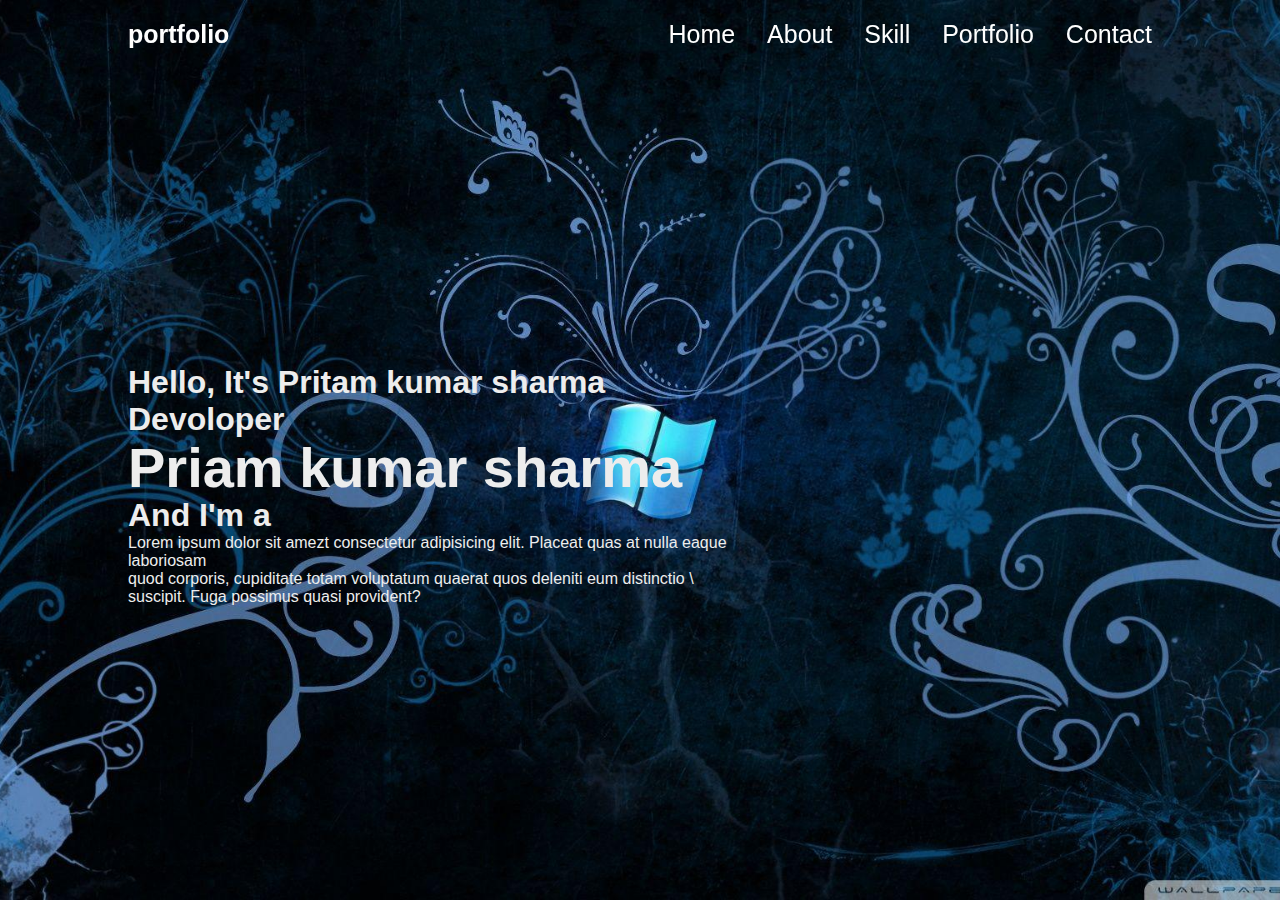
<file: FrontEndwebDisign/pritamPortfolio/index.html>
<!DOCTYPE html>
<html lang="en">
<head>
    <meta charset="UTF-8">
    <meta name="viewport" content="width=device-width, initial-scale=1.0">
    <link rel="stylesheet" href="sylesheet.css">
    <title>PritamPortfolis</title>
</head>
<body>
    <header class="header">
        <a href="#" class="logo">portfolio</a>
        <nav class="navbar">
            <a href="#" >Home</a>
            <a href="#" >About</a>
            <a href="#" >Skill</a>
            <a href="#" >Portfolio</a>
            <a href="#" >Contact</a>
        </nav>
    </header>


    <section class="home">
        <div class="home-content">
            <h3>Hello, It's Pritam kumar sharma Devoloper</h3>
            <h1>Priam kumar sharma </h1>
            <h3>And I'm a</h3>
            <p>
                Lorem ipsum dolor sit amezt consectetur adipisicing elit. Placeat quas at nulla eaque laboriosam 
                 <br>quod corporis, cupiditate totam voluptatum quaerat quos deleniti eum distinctio \
                 suscipit. Fuga possimus quasi provident?
            </p>
            <div class="home-sci">
                <a href="#"></a>
                <a href="#"></a>
                <a href="#"></a>
                <a href="#"></a>
            </div>
        </div>
    </section>

    

</body>
</html>
</file>
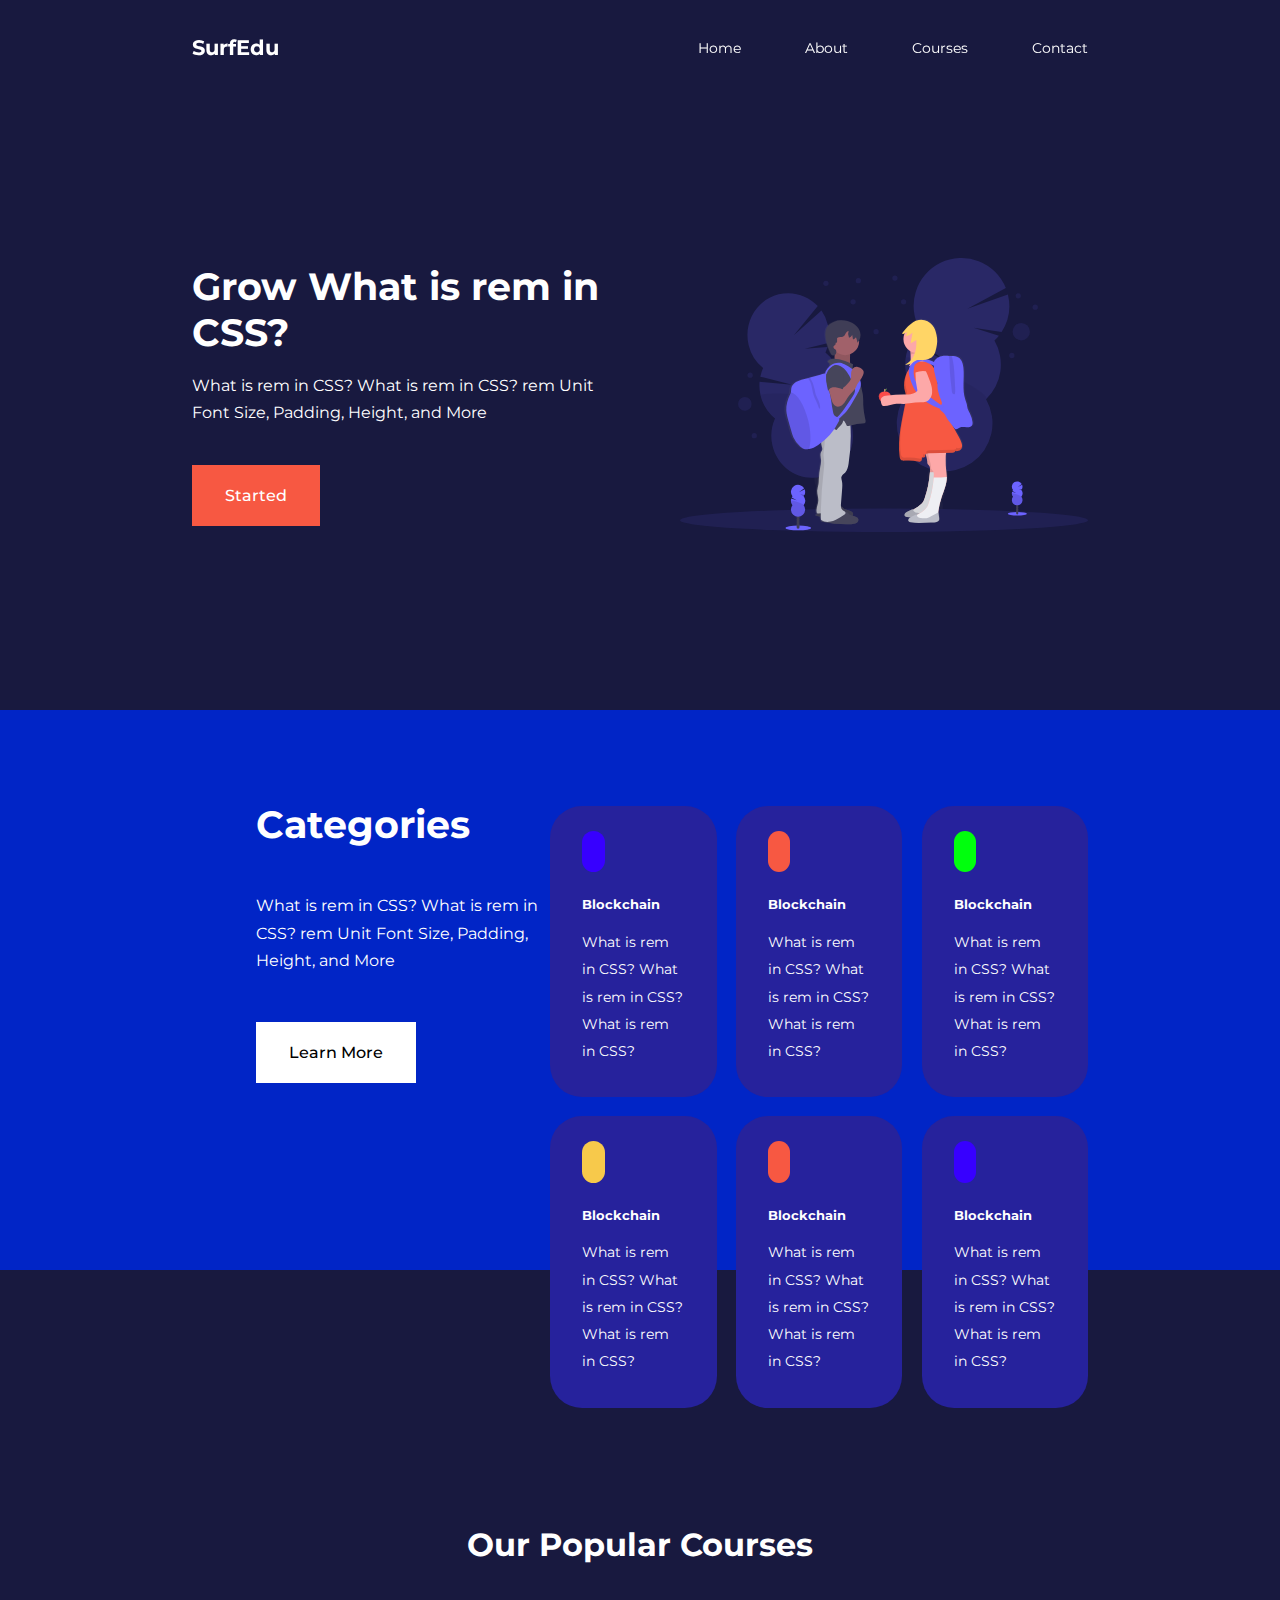
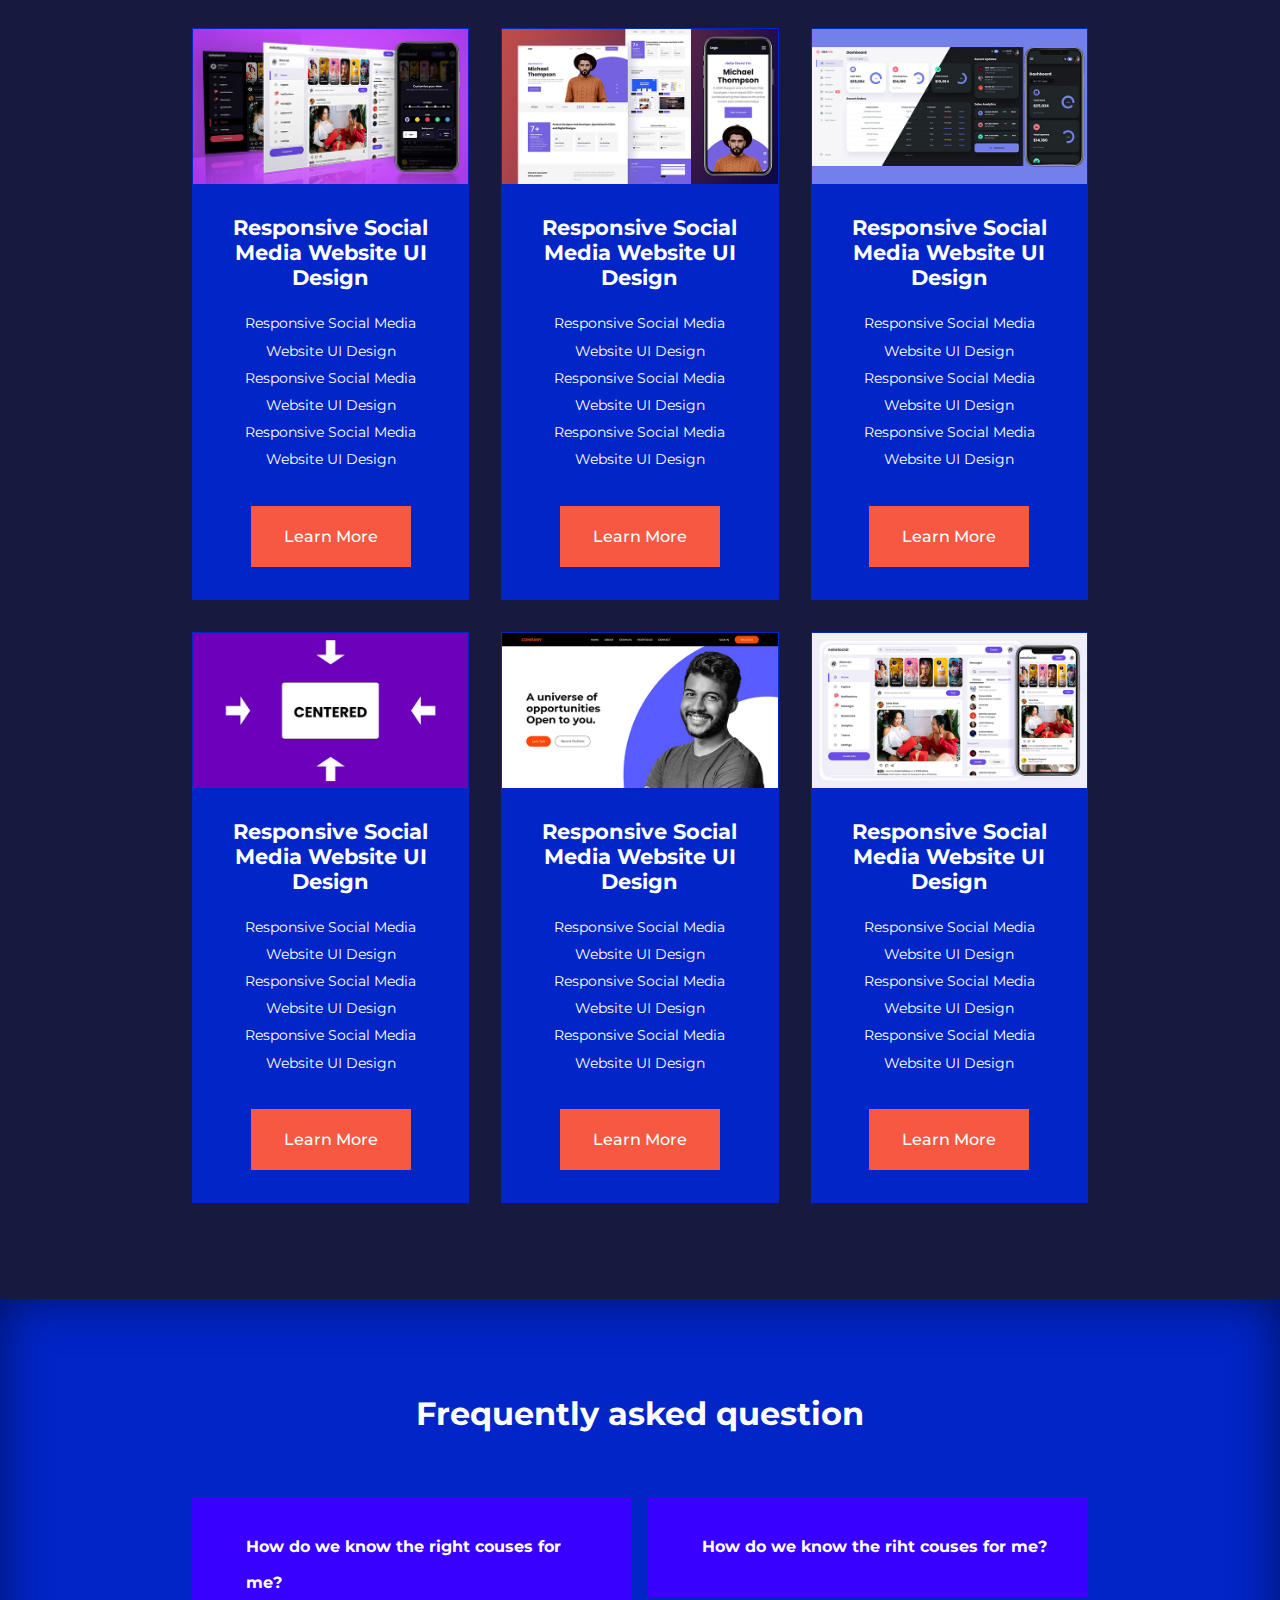
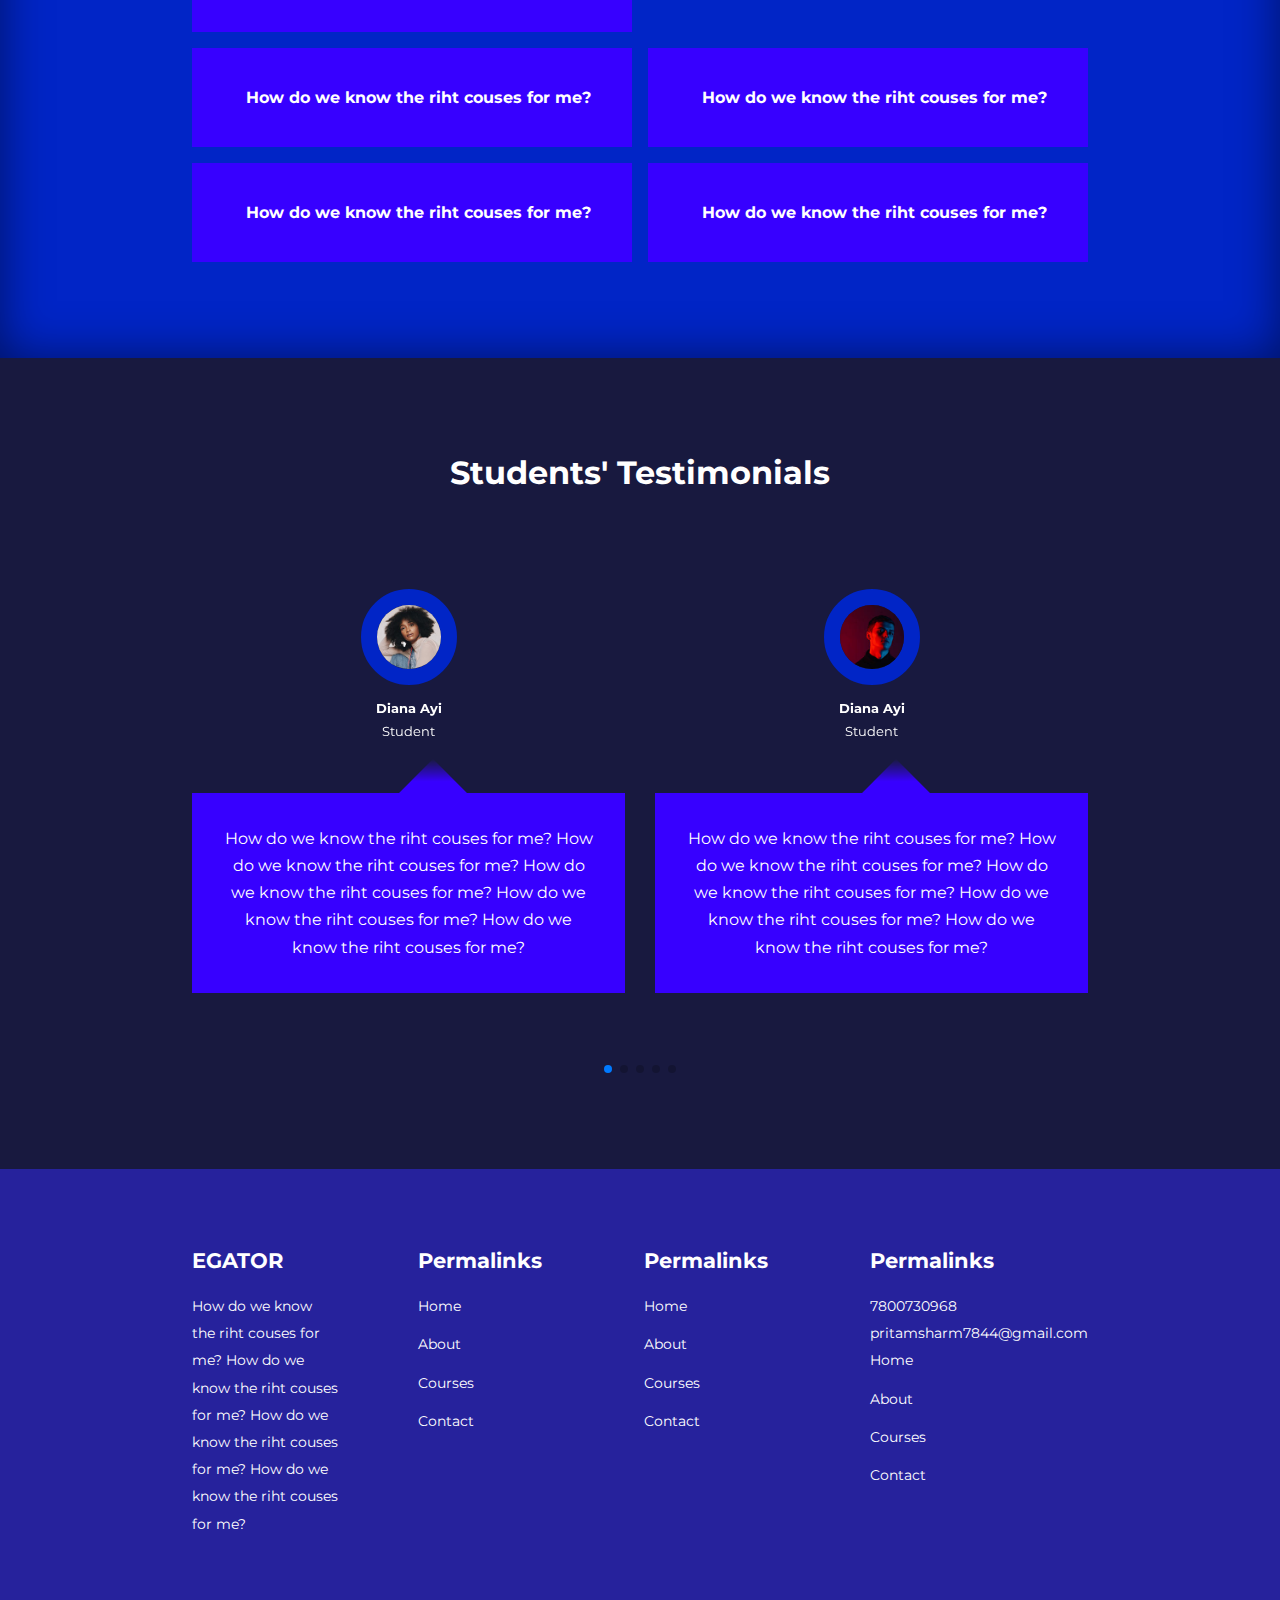
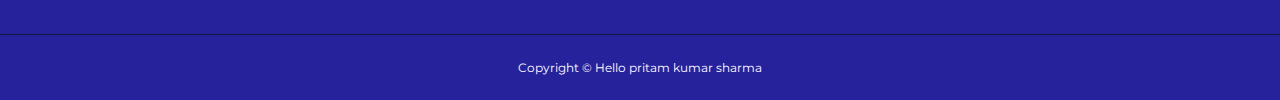
<file: FrontEndwebDisign/Prj2_education/Pr1_EduResponsive - Copy/index.html>
<!DOCTYPE html>
<html lang="en">

<head>
    <meta charset="UTF-8">
    <meta name="viewport" content="width=device-width, initial-scale=1.0">
    <title>Education</title>
    <link rel="stylesheet" href="./css/style.css">
    <link rel="stylesheet" href="https://unicons.iconscout.com/release/v4.0.8/css/line.css">

    <link rel="preconnect" href="https://fonts.googleapis.com">
    <link rel="preconnect" href="https://fonts.gstatic.com" crossorigin>
    <link href="https://fonts.googleapis.com/css2?family=Montserrat:wght@300;400;500;600;700;800;900&display=swap"
        rel="stylesheet">

    <link rel="stylesheet" href="https://cdn.jsdelivr.net/npm/swiper@10/swiper-bundle.min.css" />
</head>

<body>
    <!-- <h1>This is my first education website</h1> -->
    <nav>
        <div class="container nav_container">

            <a href="index.html">
                <h4>SurfEdu</h4>
            </a>
            <ul class="nav_menu">
                <li><a href="index.html">Home</a></li>
                <li><a href="about.html">About</a></li>
                <li><a href="index.html">Courses</a></li>
                <li><a href="index.html">Contact</a></li>
            </ul>

            <button id="open-menu-btn"><i class="uil uil-bars"></i></button>
            <button id="close-menu-btn"><i class="uil uil-multiply"></i></button>
        </div>
    </nav>
    <!-- End of Navbar -->

    <header>
        <div class="container header_container">
            <div class="header_left">
                <h1>Grow What is rem in CSS?</h1>
                <p>
                    What is rem in CSS?
                    What is rem in CSS? rem Unit Font Size, Padding, Height, and More
                </p>
                <a href="courses.html" class="btn btn-primary">Started</a>
            </div>
            <div class="header_right-image">
                <img src="./images/header.svg">
            </div>

        </div>
    </header>

    <!-- End of Header?? -->








    <section class="categories">
        <div class="container categories_container">

            <div class="categories_left">
                <h1>Categories</h1>
                <p>
                    What is rem in CSS?
                    What is rem in CSS? rem Unit Font
                    Size, Padding, Height, and More
                </p>
                <a href="#" class="btn">Learn More</a>
            </div>

            <div class="categories_right">

                <article class="category">
                    <span class="category_icon"><i class="uil uil-bitcoin-circle"></i> </span>
                    <h5>Blockchain</h5>
                    <p> What is rem in CSS?
                        What is rem in CSS?
                        What is rem in CSS?
                    </p>
                </article>
                <article class="category">
                    <span class="category_icon"><i class="uil uil-bitcoin-circle"></i> </span>
                    <h5>Blockchain</h5>
                    <p> What is rem in CSS?
                        What is rem in CSS?
                        What is rem in CSS?
                    </p>
                </article>
                <article class="category">
                    <span class="category_icon"><i class="uil uil-bitcoin-circle"></i> </span>
                    <h5>Blockchain</h5>
                    <p> What is rem in CSS?
                        What is rem in CSS?
                        What is rem in CSS?
                    </p>
                </article>
                <article class="category">
                    <span class="category_icon"><i class="uil uil-bitcoin-circle"></i> </span>
                    <h5>Blockchain</h5>
                    <p> What is rem in CSS?
                        What is rem in CSS?
                        What is rem in CSS?
                    </p>
                </article>
                <article class="category">
                    <span class="category_icon"><i class="uil uil-bitcoin-circle"></i> </span>
                    <h5>Blockchain</h5>
                    <p> What is rem in CSS?
                        What is rem in CSS?
                        What is rem in CSS?
                    </p>
                </article>
                <article class="category">
                    <span class="category_icon"><i class="uil uil-bitcoin-circle"></i> </span>
                    <h5>Blockchain</h5>
                    <p> What is rem in CSS?
                        What is rem in CSS?
                        What is rem in CSS?
                    </p>
                </article>
            </div>
        </div>
    </section>

    <!-- end of categories -->







    <section class="courses">
        <h2>Our Popular Courses</h2>

        <div class="container courses_container">

            <article class="course">
                <div class="course_image">
                    <img src="./images/course1.jpg">
                </div>
                <div class="course_info">
                    <h4>Responsive Social Media Website UI Design</h4>
                    <p>
                        Responsive Social Media Website UI Design
                        Responsive Social Media Website UI Design
                        Responsive Social Media Website UI Design
                    </p>
                    <a href="courses.html" class="btn btn-primary">Learn More</a>
                </div>
            </article>
            <article class="course">
                <div class="course_image">
                    <img src="./images/course2.jpg">
                </div>
                <div class="course_info">
                    <h4>Responsive Social Media Website UI Design</h4>
                    <p>
                        Responsive Social Media Website UI Design
                        Responsive Social Media Website UI Design
                        Responsive Social Media Website UI Design
                    </p>
                    <a href="courses.html" class="btn btn-primary">Learn More</a>
                </div>
            </article>
            <article class="course">
                <div class="course_image">
                    <img src="./images/course3.jpg">
                </div>
                <div class="course_info">
                    <h4>Responsive Social Media Website UI Design</h4>
                    <p>
                        Responsive Social Media Website UI Design
                        Responsive Social Media Website UI Design
                        Responsive Social Media Website UI Design
                    </p>
                    <a href="courses.html" class="btn btn-primary">Learn More</a>
                </div>
            </article>
            <article class="course">
                <div class="course_image">
                    <img src="./images/course4.jpg">
                </div>
                <div class="course_info">
                    <h4>Responsive Social Media Website UI Design</h4>
                    <p>
                        Responsive Social Media Website UI Design
                        Responsive Social Media Website UI Design
                        Responsive Social Media Website UI Design
                    </p>
                    <a href="courses.html" class="btn btn-primary">Learn More</a>
                </div>
            </article>
            <article class="course">
                <div class="course_image">
                    <img src="./images/course5.jpg">
                </div>
                <div class="course_info">
                    <h4>Responsive Social Media Website UI Design</h4>
                    <p>
                        Responsive Social Media Website UI Design
                        Responsive Social Media Website UI Design
                        Responsive Social Media Website UI Design
                    </p>
                    <a href="courses.html" class="btn btn-primary">Learn More</a>
                </div>
            </article>
            <article class="course">
                <div class="course_image">
                    <img src="./images/course6.jpg">
                </div>
                <div class="course_info">
                    <h4>Responsive Social Media Website UI Design</h4>
                    <p>
                        Responsive Social Media Website UI Design
                        Responsive Social Media Website UI Design
                        Responsive Social Media Website UI Design
                    </p>
                    <a href="courses.html" class="btn btn-primary">Learn More</a>
                </div>
            </article>



        </div>
    </section>

    <!-- End of courses -->








    <section class="faqs">
        <h2>Frequently asked question</h2>
        <div class="container faqs_container">

            <article class="faq">
                <div class="faq_icon"><i class="uil uil-plus"></i></div>
                <div class="faq_icon">
                    <h4>How do we know the right couses for me?</h4>
                    <p>
                        How do we know the right couses for me?
                        How do we know the right couses for me?
                        How do we know the right couses for me?
                        How do we know the right couses for me?
                        How do we know the right couses for me?
                    </p>
                </div>
            </article>


            <article class="faq">
                <div class="faq_icon"><i class="uil uil-plus"></i></div>
                <div class="faq_icon">
                    <h4>How do we know the riht couses for me?</h4>
                    <p>
                        How do we know the riht couses for me?
                        How do we know the riht couses for me?
                        How do we know the riht couses for me?
                        How do we know the riht couses for me?
                        How do we know the riht couses for me?
                    </p>
                </div>
            </article>

            <article class="faq">
                <div class="faq_icon"><i class="uil uil-plus"></i></div>
                <div class="faq_icon">
                    <h4>How do we know the riht couses for me?</h4>
                    <p>
                        How do we know the riht couses for me?
                        How do we know the riht couses for me?
                        How do we know the riht couses for me?
                        How do we know the riht couses for me?
                        How do we know the riht couses for me?
                    </p>
                </div>
            </article>

            <article class="faq">
                <div class="faq_icon"><i class="uil uil-plus"></i></div>
                <div class="faq_icon">
                    <h4>How do we know the riht couses for me?</h4>
                    <p>
                        How do we know the riht couses for me?
                        How do we know the riht couses for me?
                        How do we know the riht couses for me?
                        How do we know the riht couses for me?
                        How do we know the riht couses for me?
                    </p>
                </div>
            </article>

            <article class="faq">
                <div class="faq_icon"><i class="uil uil-plus"></i></div>
                <div class="faq_icon">
                    <h4>How do we know the riht couses for me?</h4>
                    <p>
                        How do we know the riht couses for me?
                        How do we know the riht couses for me?
                        How do we know the riht couses for me?
                        How do we know the riht couses for me?
                        How do we know the riht couses for me?
                    </p>
                </div>
            </article>

            <article class="faq">
                <div class="faq_icon"><i class="uil uil-plus"></i></div>
                <div class="faq_icon">
                    <h4>How do we know the riht couses for me?</h4>
                    <p>
                        How do we know the riht couses for me?
                        How do we know the riht couses for me?
                        How do we know the riht couses for me?
                        How do we know the riht couses for me?
                        How do we know the riht couses for me?
                    </p>
                </div>
            </article>
        </div>

    </section>

    <!-- this is end of faqs -->





    <section class="container testimonials_container mySwiper">
        <h2>Students' Testimonials</h2>
        <div class="swiper-wrapper">

            <article class="testimonial swiper-slide">
                <div class="avatar">
                    <img src="./images/avatar1.jpg" alt="">
                </div>
                <div class="testimonial_info">
                    <h5>Diana Ayi</h5>
                    <small>Student</small>
                    <div class="testimonial_body">
                        <p>
                            How do we know the riht couses for me?
                            How do we know the riht couses for me?
                            How do we know the riht couses for me?
                            How do we know the riht couses for me?
                            How do we know the riht couses for me?
                        </p>
                    </div>
                </div>
            </article>


            <article class="testimonial swiper-slide">
                <div class="avatar">
                    <img src="./images/avatar2.jpg" alt="">
                </div>
                <div class="testimonial_info">
                    <h5>Diana Ayi</h5>
                    <small>Student</small>
                    <div class="testimonial_body">
                        <p>
                            How do we know the riht couses for me?
                            How do we know the riht couses for me?
                            How do we know the riht couses for me?
                            How do we know the riht couses for me?
                            How do we know the riht couses for me?
                        </p>
                    </div>
                </div>
            </article>

            <article class="testimonial swiper-slide">
                <div class="avatar">
                    <img src="./images/avatar3.jpg" alt="">
                </div>
                <div class="testimonial_info">
                    <h5>Diana Ayi</h5>
                    <small>Student</small>
                    <div class="testimonial_body">
                        <p>
                            How do we know the riht couses for me?
                            How do we know the riht couses for me?
                            How do we know the riht couses for me?
                            How do we know the riht couses for me?
                            How do we know the riht couses for me?
                        </p>
                    </div>
                </div>
            </article>

            <article class="testimonial swiper-slide">
                <div class="avatar">
                    <img src="./images/avatar4.jpg" alt="">
                </div>
                <div class="testimonial_info">
                    <h5>Diana Ayi</h5>
                    <small>Student</small>
                    <div class="testimonial_body">
                        <p>
                            How do we know the riht couses for me?
                            How do we know the riht couses for me?
                            How do we know the riht couses for me?
                            How do we know the riht couses for me?
                            How do we know the riht couses for me?
                        </p>
                    </div>
                </div>
            </article>

            <article class="testimonial swiper-slide">
                <div class="avatar">
                    <img src="./images/avatar5.jpg" alt="">
                </div>
                <div class="testimonial_info">
                    <h5>Diana Ayi</h5>
                    <small>Student</small>
                    <div class="testimonial_body">
                        <p>
                            How do we know the riht couses for me?
                            How do we know the riht couses for me?
                            How do we know the riht couses for me?
                            How do we know the riht couses for me?
                            How do we know the riht couses for me?
                        </p>
                    </div>
                </div>
            </article>

            <article class="testimonial swiper-slide">
                <div class="avatar">
                    <img src="./images/avatar6.jpg" alt="">
                </div>
                <div class="testimonial_info">
                    <h5>Diana Ayi</h5>
                    <small>Student</small>
                    <div class="testimonial_body">
                        <p>
                            How do we know the riht couses for me?
                            How do we know the riht couses for me?
                            How do we know the riht couses for me?
                            How do we know the riht couses for me?
                            How do we know the riht couses for me?
                        </p>
                    </div>
                </div>
            </article>


        </div>
        <div class="swiper-pagination"></div>
    </section>





    <footer class="footer">
        <div class="container footer_container">
            <div class="footer_1">
                <a href="index.html" class="footer_logo" a>
                    <h4>EGATOR</h4>
                </a>
                <p>
                    How do we know the riht couses for me?
                    How do we know the riht couses for me?
                    How do we know the riht couses for me?
                    How do we know the riht couses for me?
                </p>
            </div>

            <div class="footer_2">
                <h4>Permalinks</h4>
                <ul class="permalinks">
                    <li><a href="index.html">Home</a></li>
                    <li><a href="index.html">About</a></li>
                    <li><a href="index.html">Courses</a></li>
                    <li><a href="index.html">Contact</a></li>
                </ul>
            </div>

            <div class="footer_3">
                <h4>Permalinks</h4>
                <!-- <div>
                    <p>7800730968</p>
                    <p>pritamsharm7844@gmail.com  </p>
                </div> -->

                <ul class="permalinks">
                    <li><a href="index.html">Home</a></li>
                    <li><a href="index.html">About</a></li>
                    <li><a href="index.html">Courses</a></li>
                    <li><a href="index.html">Contact</a></li>
                </ul>
            </div>

            <div class="footer_3">
                <h4>Permalinks</h4>
                <div>
                    <p>7800730968</p>
                    <p>pritamsharm7844@gmail.com  </p>
                </div>

                <ul class="permalinks">
                    <li><a href="index.html">Home</a></li>
                    <li><a href="index.html">About</a></li>
                    <li><a href="index.html">Courses</a></li>
                    <li><a href="index.html">Contact</a></li>
                </ul>
            </div>
  
       

        </div>
        <div class="footer_copyright">
            <small>Copyright &copy; Hello pritam kumar sharma </small>
        </div>
       
    </footer>









    <script src="https://cdn.jsdelivr.net/npm/swiper@10/swiper-bundle.min.js"></script>

    <script src="./main.js"></script>

    <!-- Initialize Swiper -->
    <script>


        var swiper = new Swiper(".mySwiper", {
            slidesPerView: 1,
            spaceBetween: 30,
            pagination: {
                el: ".swiper-pagination",
                clickable: true,
            },
            breakpoints: {
                600: {
                    slidesPerView: 2
                }
            }
        });
    </script>



</body>

</html>
</file>
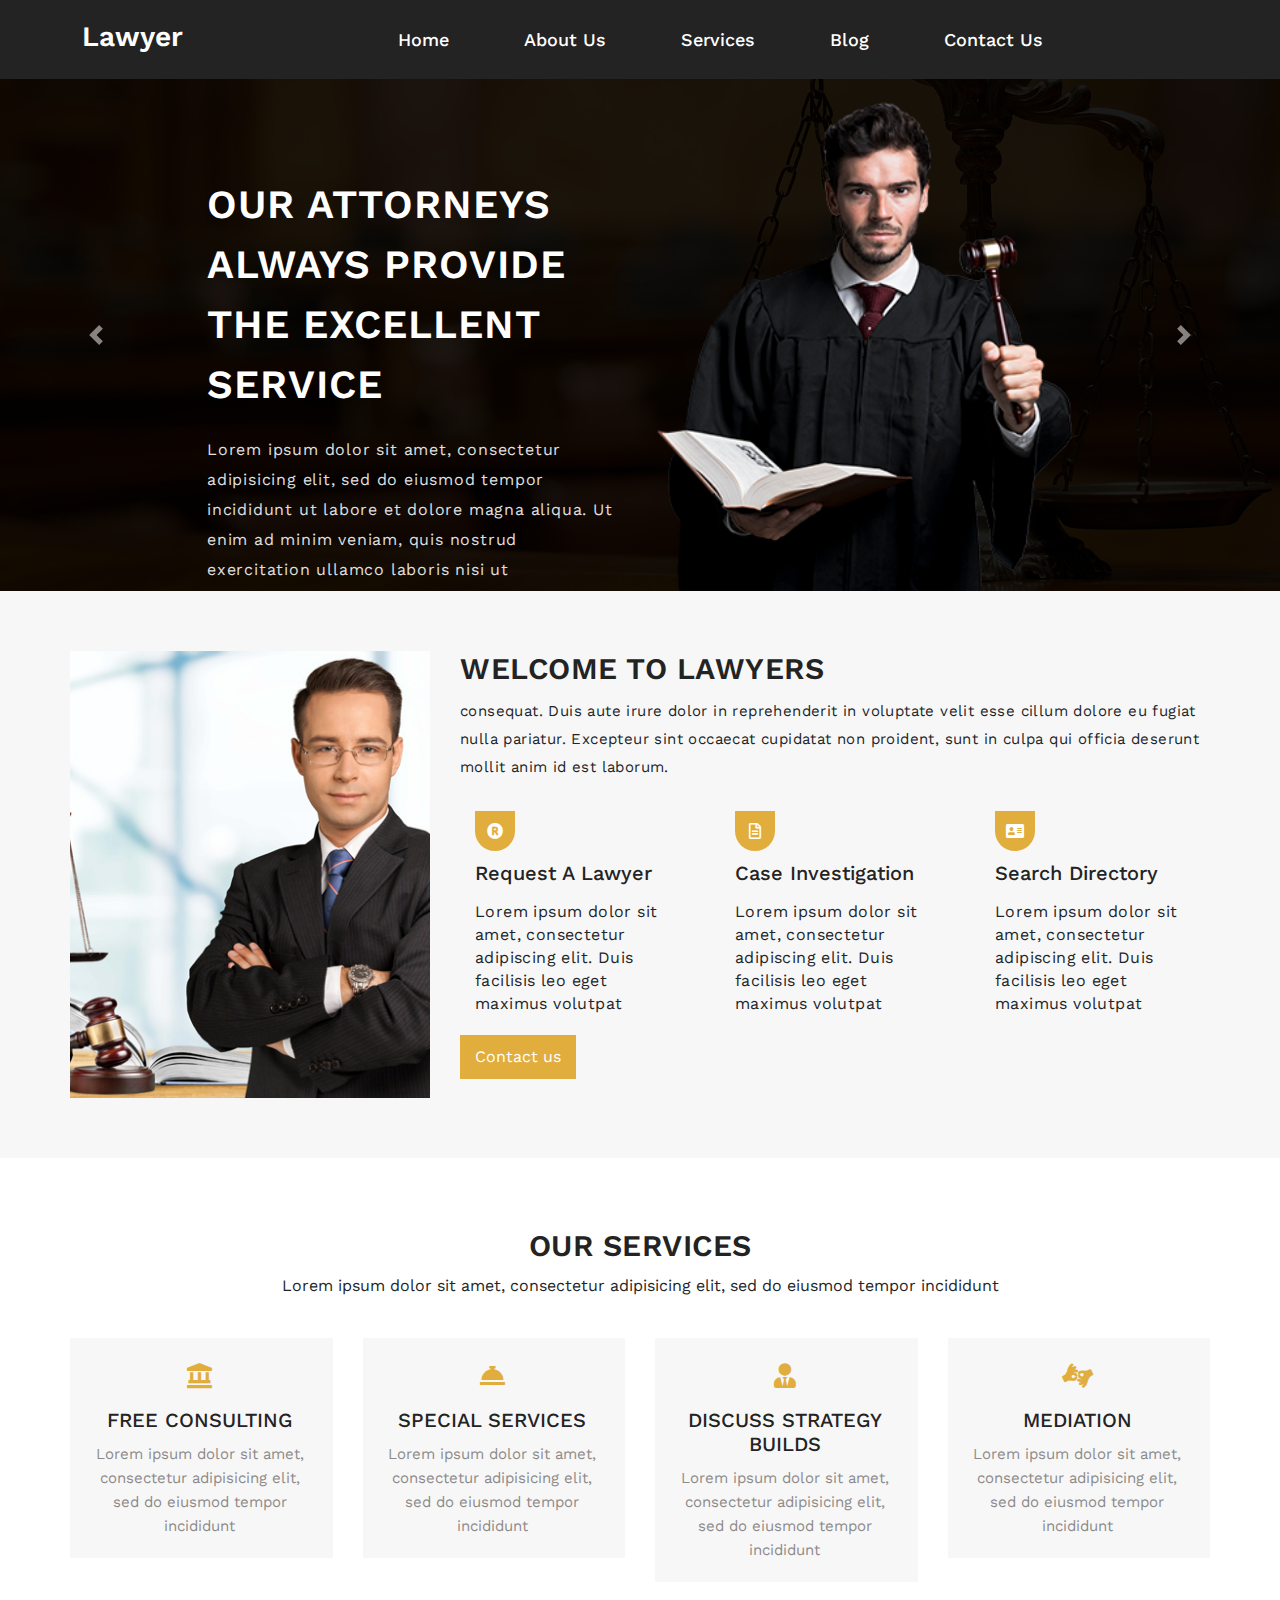
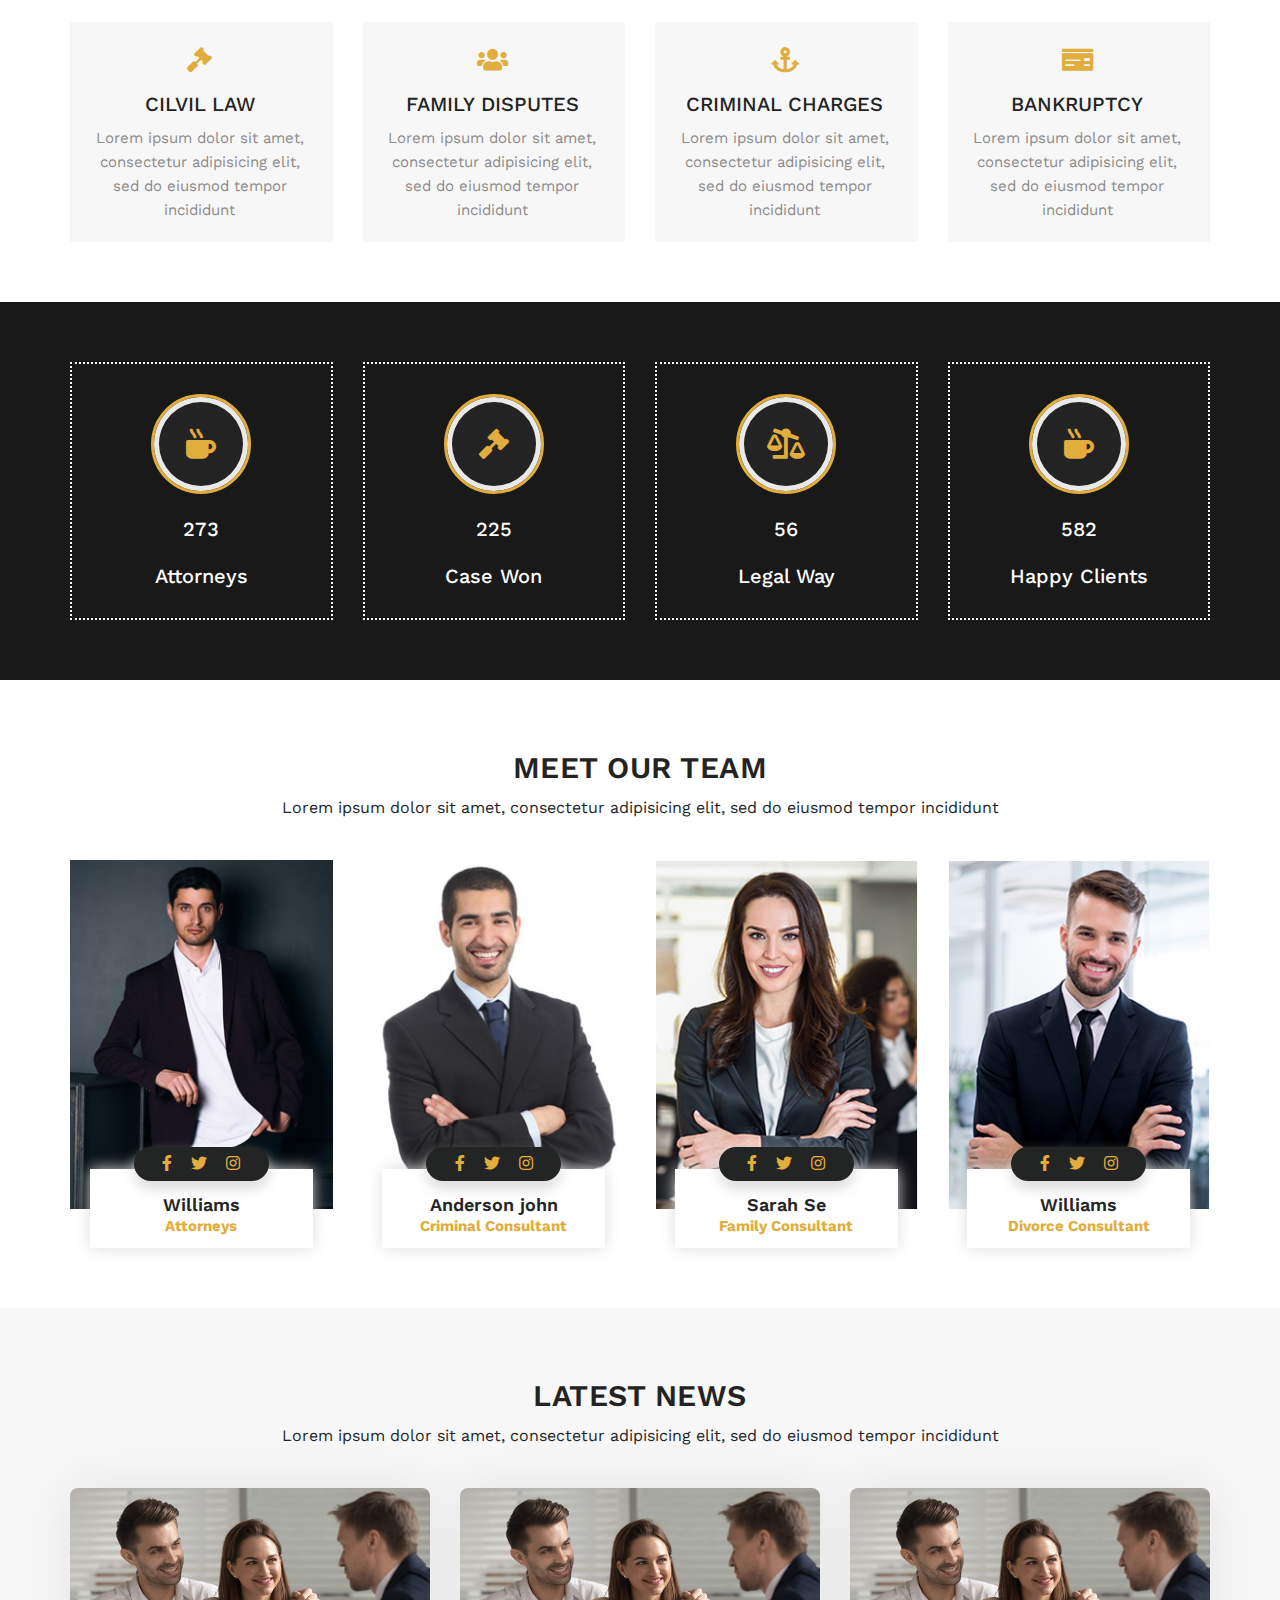
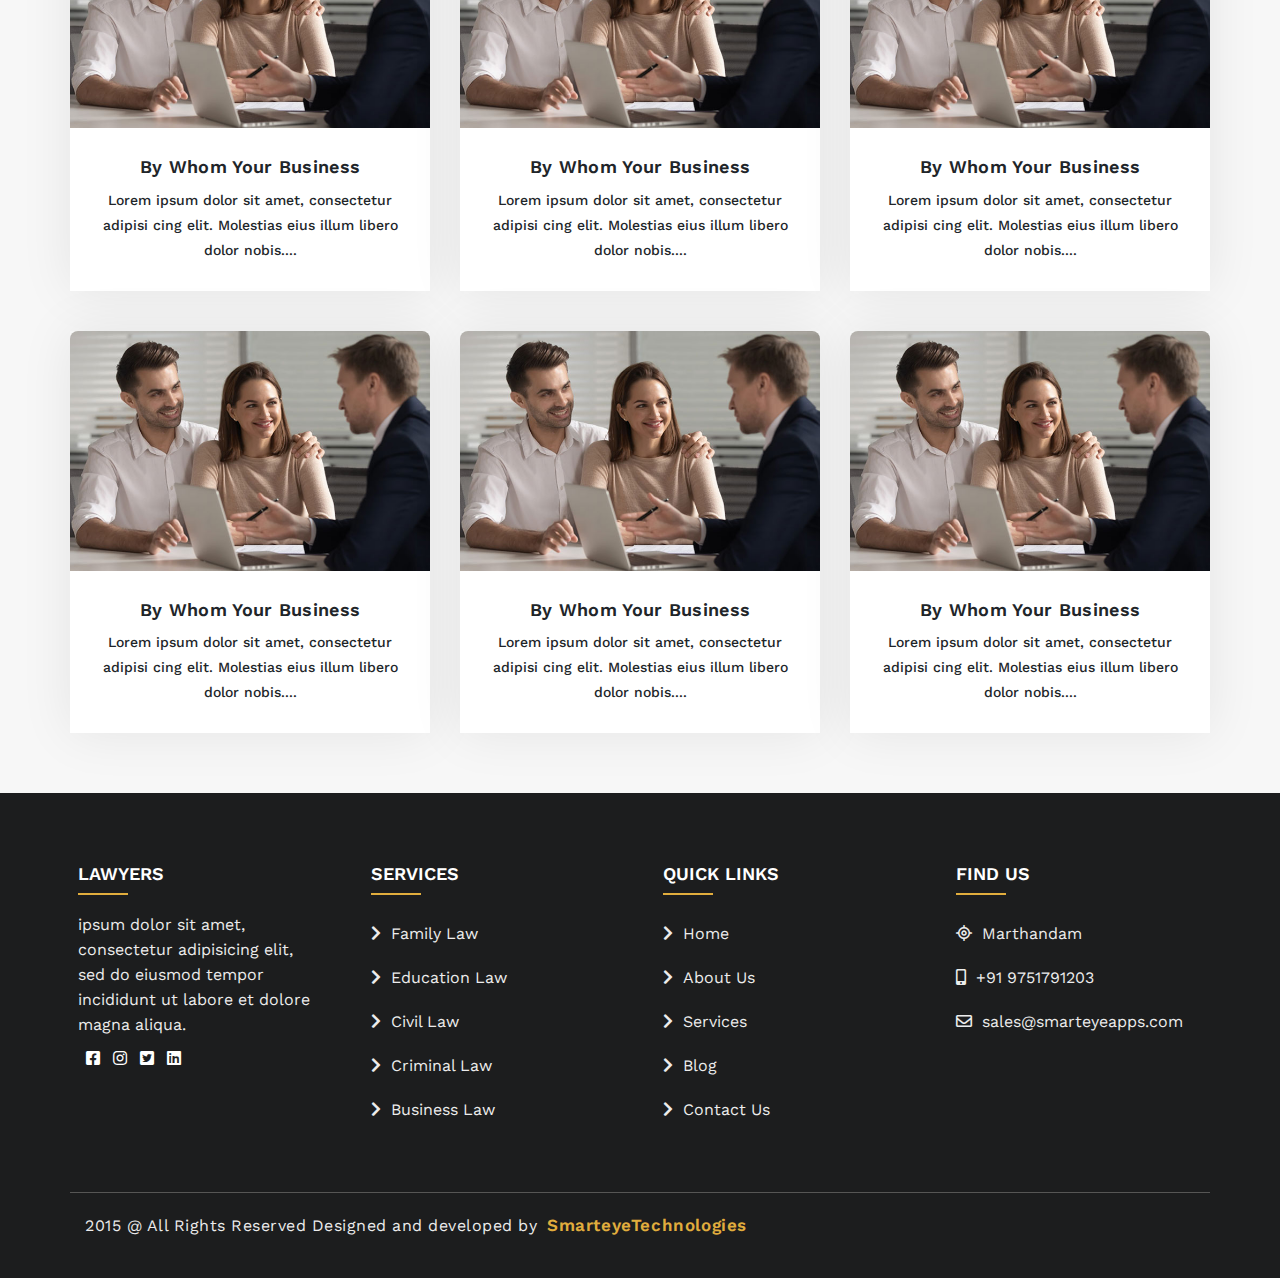
<file: FrontEndwebDisign/laywer website/firstLaywer/public/index.html>
<!doctype html>
<html lang="en">

<head>
    <meta charset="utf-8">
    <meta name="viewport" content="width=device-width, initial-scale=1, shrink-to-fit=no">
    <title>Advocate Website Template Free Download </title>
    <link rel="shortcut icon" href="assets/images/fav.png" type="image/x-icon">
    <link href="https://fonts.googleapis.com/css2?family=Work+Sans:wght@300;400;500;600;700&display=swap" rel="stylesheet">
    <link rel="shortcut icon" href="assets/images/fav-icon.png">
    <link rel="stylesheet" href="assets/css/bootstrap.min.css">
    <link rel="stylesheet" href="assets/css/all.min.css">
    <link rel="stylesheet" href="assets/css/style.css" />
    <link rel="stylesheet" href="assets/css/responsive.css" />
</head>

<body>
    <!-- ===============================*****Start Header*****=============================== -->
    <header>
        <div class="_main_nav">
            <div class="container">
                <div class="row">
                    <div class="col-md-3">
                        <h3 class="logo"><a href="index.html">Lawyer</a></h3>
                    </div>
                    <div class="col-md-9">
                        <div class="nav">
                            <div class="menu-toggle"></div>
                            <div class="my-nav">
                                <div class="menu">
                                  <ul>
                                    <li><a href="index.html">Home</a></li>
                                    <li><a href="about-us.html">About Us</a></li>
                                    <li><a href="services.html">Services</a></li>
                                    <li><a href="blog.html">Blog</a></li>
                                    <li><a href="contact-us.html">Contact Us</a></li>
                                  </ul>
                                </div>
                            </div>
                        </div>    
                    </div>
                </div>
            </div>
        </div>
    </header>
    <!-- ===============================*****End Header*****=============================== -->

    <!-- ===============================*****Start Slider*****=============================== -->

    <section class="slider">
        <div id="carouselExampleCaptions" class="carousel slide" data-ride="carousel">
          <div class="carousel-inner">
            <div class="carousel-item active">
              <img src="assets/images/slider/1.jpg" class="d-block w-100" alt="...">
              <div class="carousel-caption d-none d-md-block">
                <div class="container">
                    <div class="row">
                        <div class="col-lg-6 col-md-12 col-12">
                            <div class="_nb_mc">
                               <h2>Our Attorneys Always Provide The Excellent Service</h2>
                               <p>Lorem ipsum dolor sit amet, consectetur adipisicing elit, sed do eiusmod
                               tempor incididunt ut labore et dolore magna aliqua. Ut enim ad minim veniam,
                               quis nostrud exercitation ullamco laboris nisi ut
                                </p>
                                <a href="#">Contact us</a>
                            </div>
                        </div>
                        <div class="col-lg-6 col-md-12 col-12">
                            <div class="_kl_gh_er">
                                <img src="assets/images/slider/1.png">
                            </div>
                        </div>
                    </div>
                </div>
              </div>
            </div>
            <div class="carousel-item">
              <img src="assets/images/slider/3.jpg" class="d-block w-100" alt="...">
                <div class="carousel-caption d-none d-md-block">
                    <div class="container">
                    <div class="row">
                        <div class="col-lg-6 col-md-12 col-12">
                            <div class="_nb_mc">
                               <h2>Our Attorneys Always Provide The Excellent Service</h2>
                               <p>Lorem ipsum dolor sit amet, consectetur adipisicing elit, sed do eiusmod
                               tempor incididunt ut labore et dolore magna aliqua. Ut enim ad minim veniam,
                               quis nostrud exercitation ullamco laboris nisi ut
                                </p>
                                <a href="#">Contact us</a>
                            </div>
                        </div>
                        <div class="col-lg-6 col-md-12 col-12">
                            <div class="_kl_gh_er">
                                <img src="assets/images/slider/3.png">
                            </div>
                        </div>
                    </div>
                </div>
              </div>
            </div>
            <div class="carousel-item">
              <img src="assets/images/slider/2.jpg" class="d-block w-100" alt="...">
              <div class="carousel-caption d-none d-md-block">
                <div class="container">
                    <div class="row">
                        <div class="col-lg-6 col-md-12 col-12">
                            <div class="_nb_mc kl_bd_we">
                               <h2>Our Attorneys Always Provide The Excellent Service</h2>
                               <p>Lorem ipsum dolor sit amet, consectetur adipisicing elit, sed do eiusmod
                               tempor incididunt ut labore et dolore magna aliqua. Ut enim ad minim veniam,
                               quis nostrud exercitation ullamco laboris nisi ut
                                </p>
                                <a href="#">Contact us</a>
                            </div>
                        </div>
                        <div class="col-lg-6 col-md-12 col-12">
                            <div class="_kl_gh_er">
                                <img src="assets/images/slider/2.png">
                            </div>
                        </div>
                    </div>
                </div>
              </div>
            </div>
          </div>
          <a class="carousel-control-prev" href="#carouselExampleCaptions" role="button" data-slide="prev">
            <span class="carousel-control-prev-icon" aria-hidden="true"></span>
            <span class="sr-only">Previous</span>
          </a>
          <a class="carousel-control-next" href="#carouselExampleCaptions" role="button" data-slide="next">
            <span class="carousel-control-next-icon" aria-hidden="true"></span>
            <span class="sr-only">Next</span>
          </a>
        </div>
    </section>

    <section class="_po_jy_fr">
        <div class="container">
            <div class="row">
                <div class="col-lg-4 col-md-4 col-sm-4 col-12">
                    <div class="_cs_we_er">
                        <div class="img-09">
                            <img src="assets/images/welcome-img.jpg">
                        </div>
                    </div>
                </div>
                <div class="col-lg-8 col-md-8 col-sm-8 col-12">
                    <div class="_pl_io_de">
                        <div class="_ty_we_xs">
                            <h2>Welcome to Lawyers</h2>
                            <p>consequat. Duis aute irure dolor in reprehenderit in voluptate velit esse
                            cillum dolore eu fugiat nulla pariatur. Excepteur sint occaecat cupidatat non
                            proident, sunt in culpa qui officia deserunt mollit anim id est laborum.</p>
                        </div>
                        <div class="row">
                            <div class="col-md-4">
                                <div class="box-001">
                                    <i class="fas fa-registered"></i>
                                    <h3>Request A Lawyer</h3>
                                    <p>Lorem ipsum dolor sit amet, consectetur adipiscing elit. Duis facilisis leo eget maximus volutpat</p>
                                </div>
                            </div>

                            <div class="col-md-4">
                                <div class="box-001">
                                   <i class="far fa-file-alt"></i>
                                    <h3>Case Investigation</h3>
                                    <p>Lorem ipsum dolor sit amet, consectetur adipiscing elit. Duis facilisis leo eget maximus volutpat</p>
                                </div>
                            </div>

                            <div class="col-md-4">
                                <div class="box-001">
                                    <i class="fas fa-address-card"></i>
                                    <h3>Search Directory</h3>
                                    <p>Lorem ipsum dolor sit amet, consectetur adipiscing elit. Duis facilisis leo eget maximus volutpat</p>
                                </div>
                            </div>
                        </div>
                        <a href="#">Contact us</a>
                    </div>
                </div>
            </div>
        </div>
    </section>

    <section class="services-01">
        <div class="container">
            <div class="row">
                <div class="col-12">
                    <div class="head-01">
                        <h2>Our Services</h2>
                        <p>Lorem ipsum dolor sit amet, consectetur adipisicing elit, sed do eiusmod
                        tempor incididunt</p>
                    </div>
                </div>
            </div>
            <div class="row">
                <div class="col-lg-3 col-md-4 col-sm-6 col-6">
                    <div class="ser-box">
                        <i class="fas fa-landmark"></i>
                        <h3>FREE CONSULTING</h3>
                        <p>Lorem ipsum dolor sit amet, consectetur adipisicing elit, sed do eiusmod
                        tempor incididunt</p>
                    </div>
                </div>

                <div class="col-lg-3 col-md-4 col-sm-6 col-6">
                    <div class="ser-box">
                        <i class="fas fa-concierge-bell"></i>
                        <h3>SPECIAL SERVICES</h3>
                        <p>Lorem ipsum dolor sit amet, consectetur adipisicing elit, sed do eiusmod
                        tempor incididunt</p>
                    </div>
                </div>

                <div class="col-lg-3 col-md-4 col-sm-6 col-6">
                    <div class="ser-box">
                        <i class="fas fa-user-tie"></i>
                        <h3>DISCUSS STRATEGY BUILDS</h3>
                        <p>Lorem ipsum dolor sit amet, consectetur adipisicing elit, sed do eiusmod
                        tempor incididunt</p>
                    </div>
                </div>

                <div class="col-lg-3 col-md-4 col-sm-6 col-6">
                    <div class="ser-box">
                        <i class="fas fa-american-sign-language-interpreting"></i>
                        <h3>MEDIATION</h3>
                        <p>Lorem ipsum dolor sit amet, consectetur adipisicing elit, sed do eiusmod
                        tempor incididunt</p>
                    </div>
                </div>

                <div class="col-lg-3 col-md-4 col-sm-6 col-6">
                    <div class="ser-box">
                        <i class="fas fa-gavel"></i>
                        <h3>CILVIL LAW</h3>
                        <p>Lorem ipsum dolor sit amet, consectetur adipisicing elit, sed do eiusmod
                        tempor incididunt</p>
                    </div>
                </div>

                <div class="col-lg-3 col-md-4 col-sm-6 col-6">
                    <div class="ser-box">
                        <i class="fas fa-users"></i>
                        <h3>FAMILY DISPUTES</h3>
                        <p>Lorem ipsum dolor sit amet, consectetur adipisicing elit, sed do eiusmod
                        tempor incididunt</p>
                    </div>
                </div>

                <div class="col-lg-3 col-md-4 col-sm-6 col-6">
                    <div class="ser-box">
                        <i class="fas fa-anchor"></i>
                        <h3>CRIMINAL CHARGES</h3>
                        <p>Lorem ipsum dolor sit amet, consectetur adipisicing elit, sed do eiusmod
                        tempor incididunt</p>
                    </div>
                </div>

                <div class="col-lg-3 col-md-4 col-sm-6 col-6">
                    <div class="ser-box">
                        <i class="fas fa-money-check"></i>
                        <h3>BANKRUPTCY</h3>
                        <p>Lorem ipsum dolor sit amet, consectetur adipisicing elit, sed do eiusmod
                        tempor incididunt</p>
                    </div>
                </div>
            </div>
        </div>
    </section>

    <section class="bg-01">
        <div class="container">
            <div class="row">
                <div class="col-lg-3 col-md-4 col-sm-6 col-xs-6">
                    <div class="_lk_bg_cd">
                        <i class="fas fa-mug-hot"></i>
                      <div class="counting" data-count="967">0</div>
                      <h5>Attorneys</h5>
                    </div>
              </div>

              <div class="col-lg-3 col-md-4 col-sm-6 col-xs-6">
                    <div class="_lk_bg_cd">
                        <i class="fas fa-gavel"></i>
                      <div class="counting" data-count="800">0</div>
                      <h5>Case Won</h5>
                    </div>
              </div>

              <div class="col-lg-3 col-md-4 col-sm-6 col-xs-6">
                    <div class="_lk_bg_cd">
                        <i class="fas fa-balance-scale-right"></i>
                      <div class="counting" data-count="200">0</div>
                      <h5>Legal Way</h5>
                    </div>
              </div>

              <div class="col-lg-3 col-md-4 col-sm-6 col-xs-6">
                    <div class="_lk_bg_cd">
                        <i class="fas fa-mug-hot"></i>
                      <div class="counting" data-count="2067">0</div>
                      <h5>Happy Clients</h5>
                    </div>
              </div>
            </div>
        </div>
    </section>


    <section class="bg-02">
        <div class="container">
            <div class="row">
                <div class="col-12">
                    <div class="head-01">
                        <h2>Meet our team</h2>
                        <p>Lorem ipsum dolor sit amet, consectetur adipisicing elit, sed do eiusmod
                        tempor incididunt</p>
                    </div>
                </div>
            </div>
            <div class="row">
                <div class="col-lg-3 col-md-4 col-sm-6 col-6">
                    <div class="team-main-box">
                        <img src="assets/images/team/3.jpg">
                        <div class="team-content-box">
                            <ul>
                                <li><i class="fab fa-facebook-f"></i></li>
                                <li><i class="fab fa-twitter"></i></li>
                                <li><i class="fab fa-instagram"></i></li>
                            </ul>
                            <h3>Williams</h3>
                            <b>Attorneys</b>
                        </div>
                    </div>
                </div>

                <div class="col-lg-3 col-md-4 col-sm-6 col-6">
                    <div class="team-main-box">
                        <img src="assets/images/team/2.jpg">
                        <div class="team-content-box">
                            <ul>
                                <li><i class="fab fa-facebook-f"></i></li>
                                <li><i class="fab fa-twitter"></i></li>
                                <li><i class="fab fa-instagram"></i></li>
                            </ul>
                            <h3>Anderson john</h3>
                            <b>Criminal Consultant</b>
                        </div>
                    </div>
                </div>

                <div class="col-lg-3 col-md-4 col-sm-6 col-6">
                    <div class="team-main-box">
                        <img src="assets/images/team/4.jpg">
                        <div class="team-content-box">
                            <ul>
                                <li><i class="fab fa-facebook-f"></i></li>
                                <li><i class="fab fa-twitter"></i></li>
                                <li><i class="fab fa-instagram"></i></li>
                            </ul>
                            <h3>Sarah Se</h3>
                            <b>Family Consultant</b>
                        </div>
                    </div>
                </div>

                <div class="col-lg-3 col-md-4 col-sm-6 col-6">
                    <div class="team-main-box">
                        <img src="assets/images/team/1.jpg">
                        <div class="team-content-box">
                            <ul>
                                <li><i class="fab fa-facebook-f"></i></li>
                                <li><i class="fab fa-twitter"></i></li>
                                <li><i class="fab fa-instagram"></i></li>
                            </ul>
                            <h3>Williams</h3>
                            <b>Divorce Consultant</b>
                        </div>
                    </div>
                </div>
            </div>
        </div>
    </section>

    <section class="bg-03">
        <div class="container">
            <div class="row">
               <div class="col-12">
                    <div class="head-01">
                        <h2>Latest news</h2>
                        <p>Lorem ipsum dolor sit amet, consectetur adipisicing elit, sed do eiusmod
                        tempor incididunt</p>
                    </div>
                </div> 
            </div>
            <div class="row">
                <div class="col-lg-4 col-md-4 col-sm-6 col-6">
                    <article class="_kl_cd">
                        <div class="_i-tr">
                            <img src="assets/images/blog/1.jpg">
                        </div>
                        <div class="_oi_er_we">
                            <h3>By Whom Your Business</h3>
                            <p>Lorem ipsum dolor sit amet, consectetur adipisi cing elit. Molestias eius illum libero dolor nobis....</p>
                        </div>
                    </article>
                </div>

                <div class="col-lg-4 col-md-4 col-sm-6 col-6">
                    <article class="_kl_cd">
                        <div class="_i-tr">
                            <img src="assets/images/blog/1.jpg">
                        </div>
                        <div class="_oi_er_we">
                            <h3>By Whom Your Business</h3>
                            <p>Lorem ipsum dolor sit amet, consectetur adipisi cing elit. Molestias eius illum libero dolor nobis....</p>
                        </div>
                    </article>
                </div>

                <div class="col-lg-4 col-md-4 col-sm-6 col-6">
                    <article class="_kl_cd">
                        <div class="_i-tr">
                            <img src="assets/images/blog/1.jpg">
                        </div>
                        <div class="_oi_er_we">
                            <h3>By Whom Your Business</h3>
                            <p>Lorem ipsum dolor sit amet, consectetur adipisi cing elit. Molestias eius illum libero dolor nobis....</p>
                        </div>
                    </article>
                </div>

                <div class="col-lg-4 col-md-4 col-sm-6 col-6">
                    <article class="_kl_cd">
                        <div class="_i-tr">
                            <img src="assets/images/blog/1.jpg">
                        </div>
                        <div class="_oi_er_we">
                            <h3>By Whom Your Business</h3>
                            <p>Lorem ipsum dolor sit amet, consectetur adipisi cing elit. Molestias eius illum libero dolor nobis....</p>
                        </div>
                    </article>
                </div>

                <div class="col-lg-4 col-md-4 col-sm-6 col-6">
                    <article class="_kl_cd">
                        <div class="_i-tr">
                            <img src="assets/images/blog/1.jpg">
                        </div>
                        <div class="_oi_er_we">
                            <h3>By Whom Your Business</h3>
                            <p>Lorem ipsum dolor sit amet, consectetur adipisi cing elit. Molestias eius illum libero dolor nobis....</p>
                        </div>
                    </article>
                </div>

                <div class="col-lg-4 col-md-4 col-sm-6 col-6">
                    <article class="_kl_cd">
                        <div class="_i-tr">
                            <img src="assets/images/blog/1.jpg">
                        </div>
                        <div class="_oi_er_we">
                            <h3>By Whom Your Business</h3>
                            <p>Lorem ipsum dolor sit amet, consectetur adipisi cing elit. Molestias eius illum libero dolor nobis....</p>
                        </div>
                    </article>
                </div>
            </div>
        </div>
    </section>

    <footer>
        <div class="container">
            <div class="row">
                <div class="col-lg-3 col-md-3 col-sm-4 col-xs-6">
                    <div class="_kl_ds_we">
                        <div class="head-footer">
                            <h3>Lawyers</h3>
                            <p>ipsum dolor sit amet, consectetur adipisicing elit, sed do eiusmod
                            tempor incididunt ut labore et dolore magna aliqua.</p>
                            <ol>
                                <li><i class="fab fa-facebook-square"></i></li>
                                <li><i class="fab fa-instagram"></i></li>
                                <li><i class="fab fa-twitter-square"></i></li>
                                <li><i class="fab fa-linkedin"></i></li>
                            </ol>
                        </div>
                    </div>
                </div>

                <div class="col-lg-3 col-md-3 col-sm-4 col-xs-6">
                    <div class="_kl_ds_we">
                        <div class="head-footer">
                            <h3>Services</h3>
                            <ul>
                                <li><i class="fas fa-chevron-right"></i>Family Law</li>
                                <li><i class="fas fa-chevron-right"></i>Education Law</li>
                                <li><i class="fas fa-chevron-right"></i>Civil Law</li>
                                <li><i class="fas fa-chevron-right"></i>Criminal Law</li>
                                <li><i class="fas fa-chevron-right"></i>Business Law</li>
                            </ul>
                        </div>
                    </div>
                </div>

                <div class="col-lg-3 col-md-3 col-sm-4 col-xs-6">
                    <div class="_kl_ds_we">
                        <div class="head-footer">
                            <h3>Quick links</h3>
                            <ul>
                                <li><i class="fas fa-chevron-right"></i>Home</li>
                                <li><i class="fas fa-chevron-right"></i>About Us</li>
                                <li><i class="fas fa-chevron-right"></i>Services</li>
                                <li><i class="fas fa-chevron-right"></i>Blog</li>
                                <li><i class="fas fa-chevron-right"></i>Contact Us</li>
                            </ul>
                        </div>
                    </div>
                </div>

                <div class="col-lg-3 col-md-3 col-sm-4 col-xs-6">
                    <div class="_kl_ds_we">
                        <div class="head-footer">
                            <h3>find us</h3>
                            <ul class="un-hover">
                                <li><i class="far fa-location"></i>Marthandam</li>
                                <li><i class="fas fa-mobile-alt"></i>+91 9751791203</li>
                                <li><i class="far fa-envelope"></i>sales@smarteyeapps.com</li>
                            </ul>
                        </div>
                    </div>
                </div>
                <div class="col-12">
                    <div class="row _pl_we_sq">
                        <div class="col-12">
                            <div class="last-01">
                                <p>2015 @ All Rights Reserved Designed and developed by<span>SmarteyeTechnologies</span></p>
                            </div>
                        </div>
                    </div>
                </div>
            </div>
        </div>
    </footer>
</body>

<script src="assets/js/jquery-3.2.1.min.js"></script>
<script src="assets/js/popper.min.js"></script>
<script src="assets/js/bootstrap.min.js"></script>
<script>
      $(document).ready (function(){
        $('.menu-toggle').click(function(){
          $('.menu-toggle').toggleClass('active')
          $('.menu').toggleClass('active')
        })
      })
</script>

<script>
      $('.counting').each(function() {
        var $this = $(this),
        countTo = $this.attr('data-count');
  
      $({ countNum: $this.text()}).animate({
        countNum: countTo
        },

      {

      duration: 3000,
      easing:'linear',
      step: function() {
      $this.text(Math.floor(this.countNum));
    },
      complete: function() {
      $this.text(this.countNum);
      //alert('finished');
    }

    });  
  

  });
    </script>
</html>
</file>
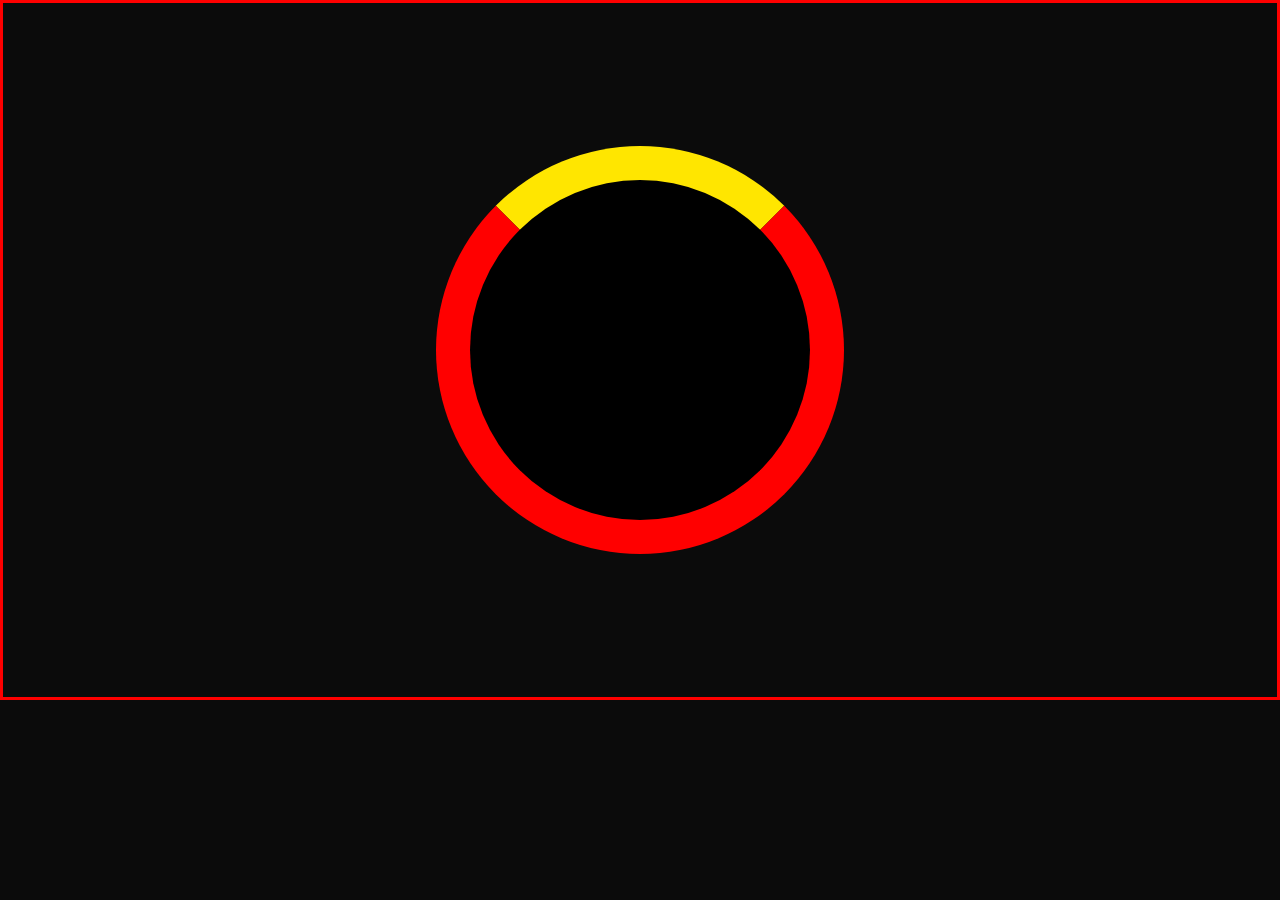
<file: Smallprojects/Pr2_loader/loader.html>
<!DOCTYPE html>
<html lang="en">

<head>
    <meta charset="UTF-8">
    <meta name="viewport" content="width=device-width, initial-scale=1.0">
    <link rel="stylesheet" href="loaderCss.css">
    <title>Document</title>
</head>

<body>

    <div class="loader">

    </div>



</body>

</html>
</file>
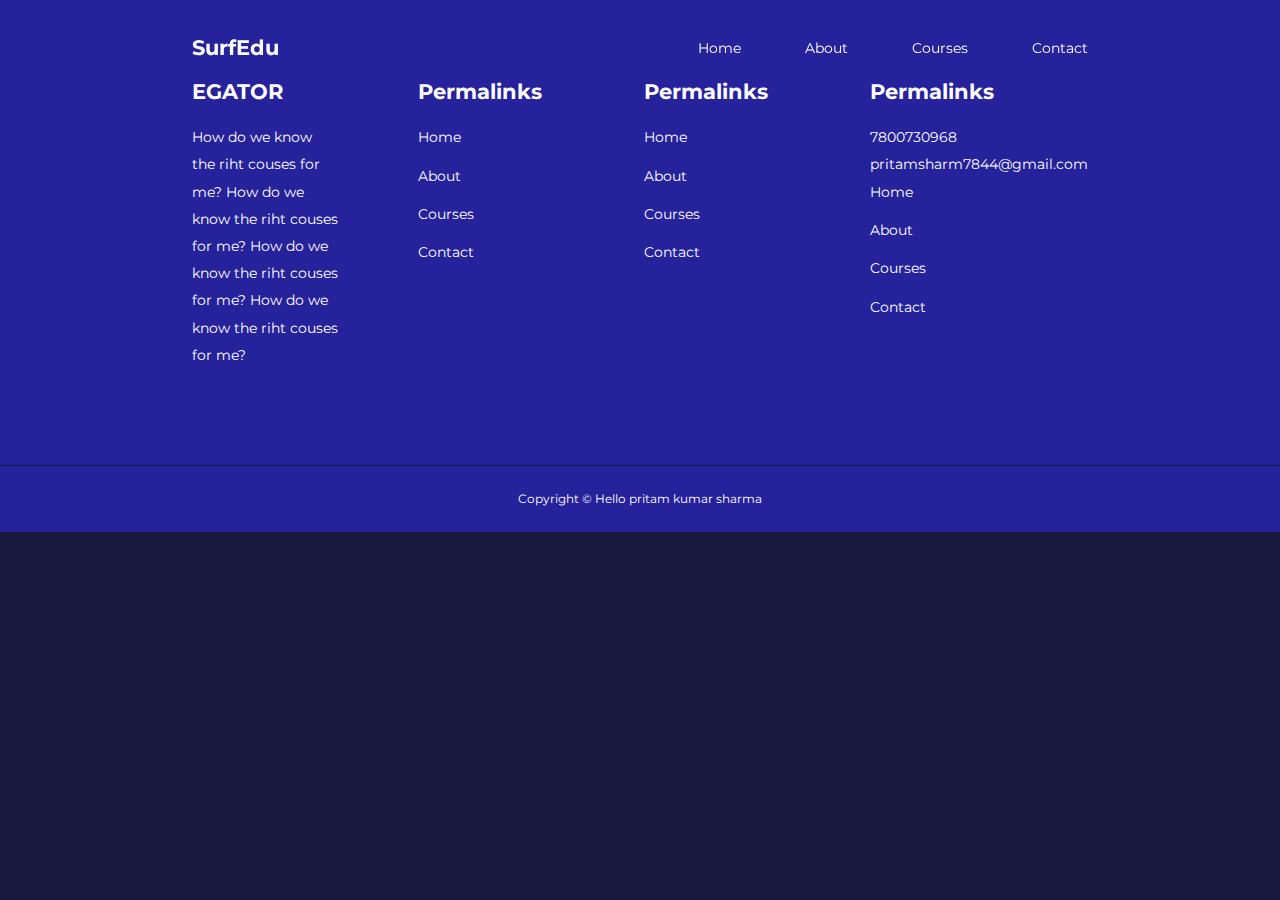
<file: FrontEndwebDisign/Prj2_education/Pr1_EduResponsive - Copy/contact.html>
<!DOCTYPE html>
<html lang="en">

<head>
    <meta charset="UTF-8">
    <meta name="viewport" content="width=device-width, initial-scale=1.0">
    <title>Education</title>
    <link rel="stylesheet" href="./css/style.css">
    <link rel="stylesheet" href="https://unicons.iconscout.com/release/v4.0.8/css/line.css">

    <link rel="preconnect" href="https://fonts.googleapis.com">
    <link rel="preconnect" href="https://fonts.gstatic.com" crossorigin>
    <link href="https://fonts.googleapis.com/css2?family=Montserrat:wght@300;400;500;600;700;800;900&display=swap"
        rel="stylesheet">

    <link rel="stylesheet" href="https://cdn.jsdelivr.net/npm/swiper@10/swiper-bundle.min.css" />
</head>

<body>

    <nav>
        <div class="container nav_container">

            <a href="index.html">
                <h4>SurfEdu</h4>
            </a>
            <ul class="nav_menu">
                <li><a href="index.html">Home</a></li>
                <li><a href="index.html">About</a></li>
                <li><a href="index.html">Courses</a></li>
                <li><a href="index.html">Contact</a></li>
            </ul>

            <button id="open-menu-btn"><i class="uil uil-bars"></i></button>
            <button id="close-menu-btn"><i class="uil uil-multiply"></i></button>
        </div>
    </nav>







    <footer class="footer">
        <div class="container footer_container">
            <div class="footer_1">
                <a href="index.html" class="footer_logo" a>
                    <h4>EGATOR</h4>
                </a>
                <p>
                    How do we know the riht couses for me?
                    How do we know the riht couses for me?
                    How do we know the riht couses for me?
                    How do we know the riht couses for me?
                </p>
            </div>

            <div class="footer_2">
                <h4>Permalinks</h4>
                <ul class="permalinks">
                    <li><a href="index.html">Home</a></li>
                    <li><a href="index.html">About</a></li>
                    <li><a href="index.html">Courses</a></li>
                    <li><a href="index.html">Contact</a></li>
                </ul>
            </div>

            <div class="footer_3">
                <h4>Permalinks</h4>
                <!-- <div>
                    <p>7800730968</p>
                    <p>pritamsharm7844@gmail.com  </p>
                </div> -->

                <ul class="permalinks">
                    <li><a href="index.html">Home</a></li>
                    <li><a href="index.html">About</a></li>
                    <li><a href="index.html">Courses</a></li>
                    <li><a href="index.html">Contact</a></li>
                </ul>
            </div>

            <div class="footer_3">
                <h4>Permalinks</h4>
                <div>
                    <p>7800730968</p>
                    <p>pritamsharm7844@gmail.com  </p>
                </div>

                <ul class="permalinks">
                    <li><a href="index.html">Home</a></li>
                    <li><a href="index.html">About</a></li>
                    <li><a href="index.html">Courses</a></li>
                    <li><a href="index.html">Contact</a></li>
                </ul>
            </div>
  
       

        </div>
        <div class="footer_copyright">
            <small>Copyright &copy; Hello pritam kumar sharma </small>
        </div>
       
    </footer>

    <!-- <script src="https://cdn.jsdelivr.net/npm/swiper@10/swiper-bundle.min.js"></script> -->

    <script src="./main.js"></script>


</body>

</html>
</file>
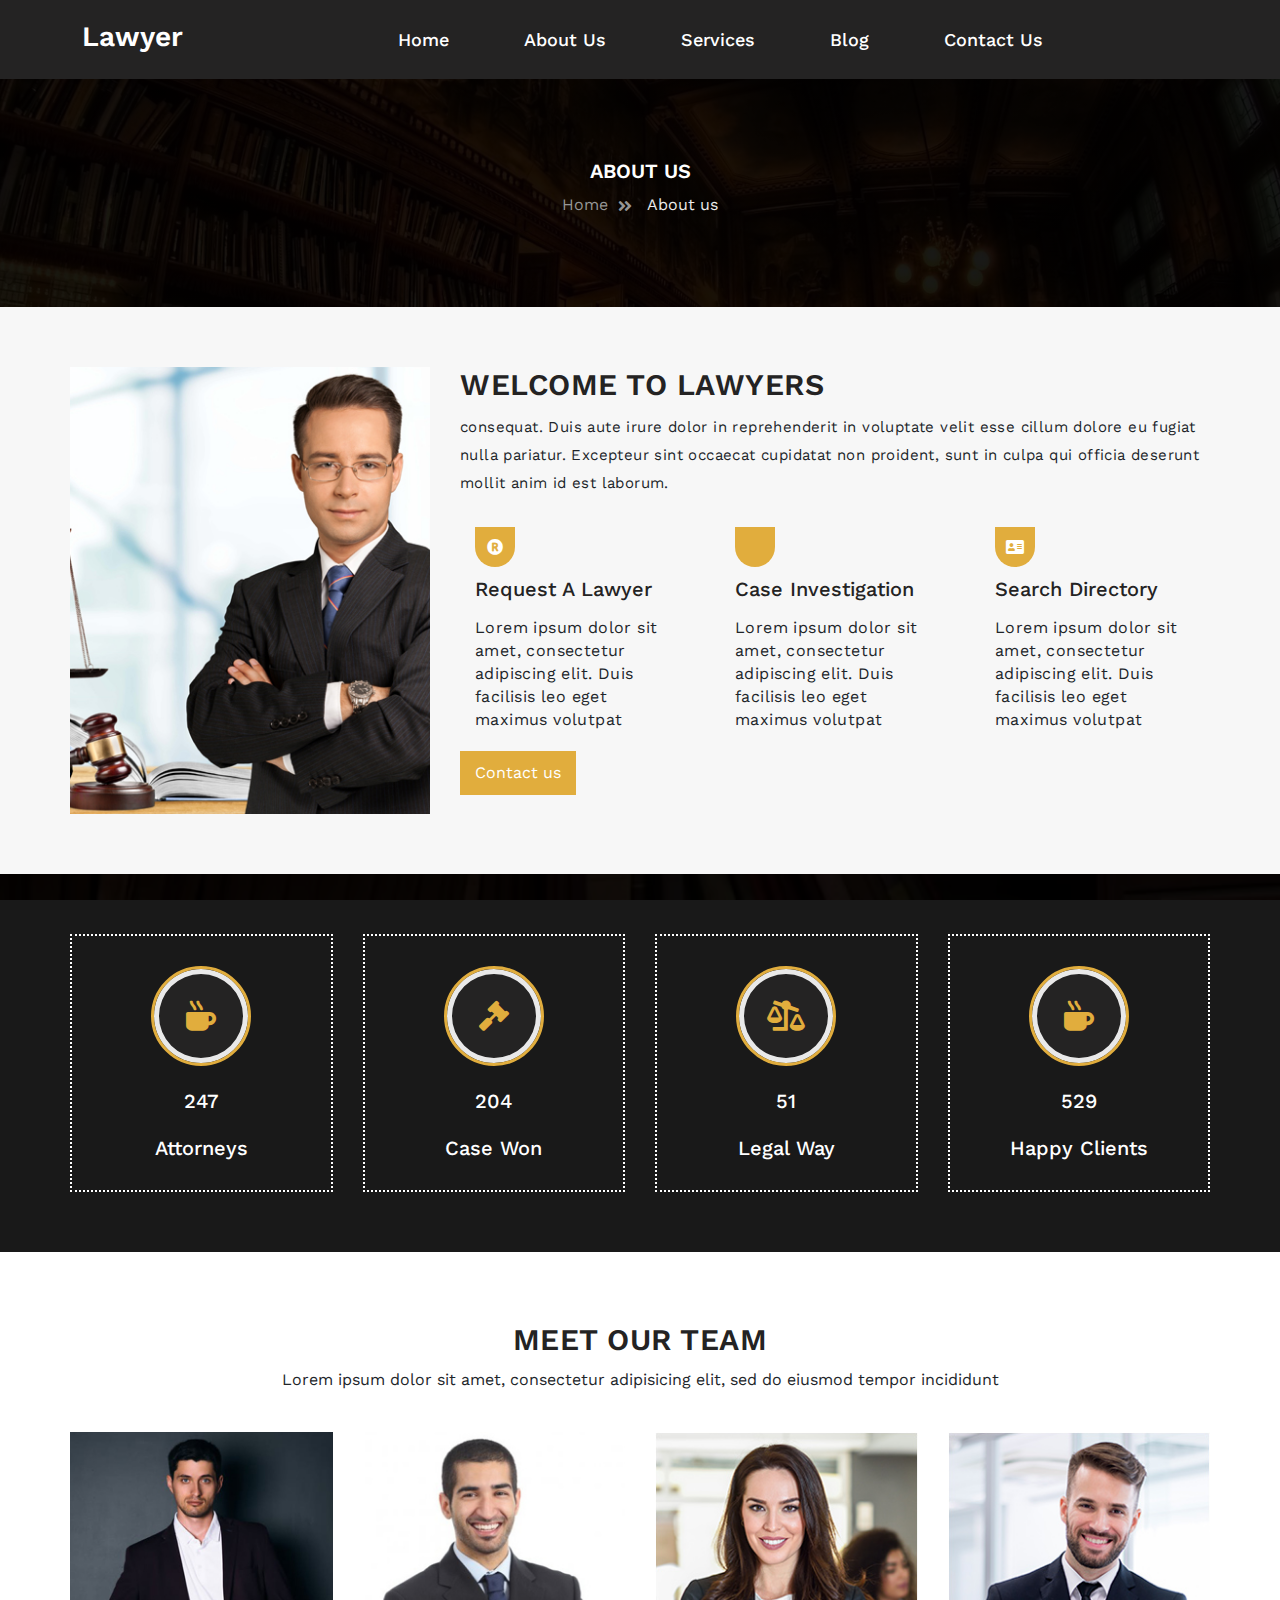
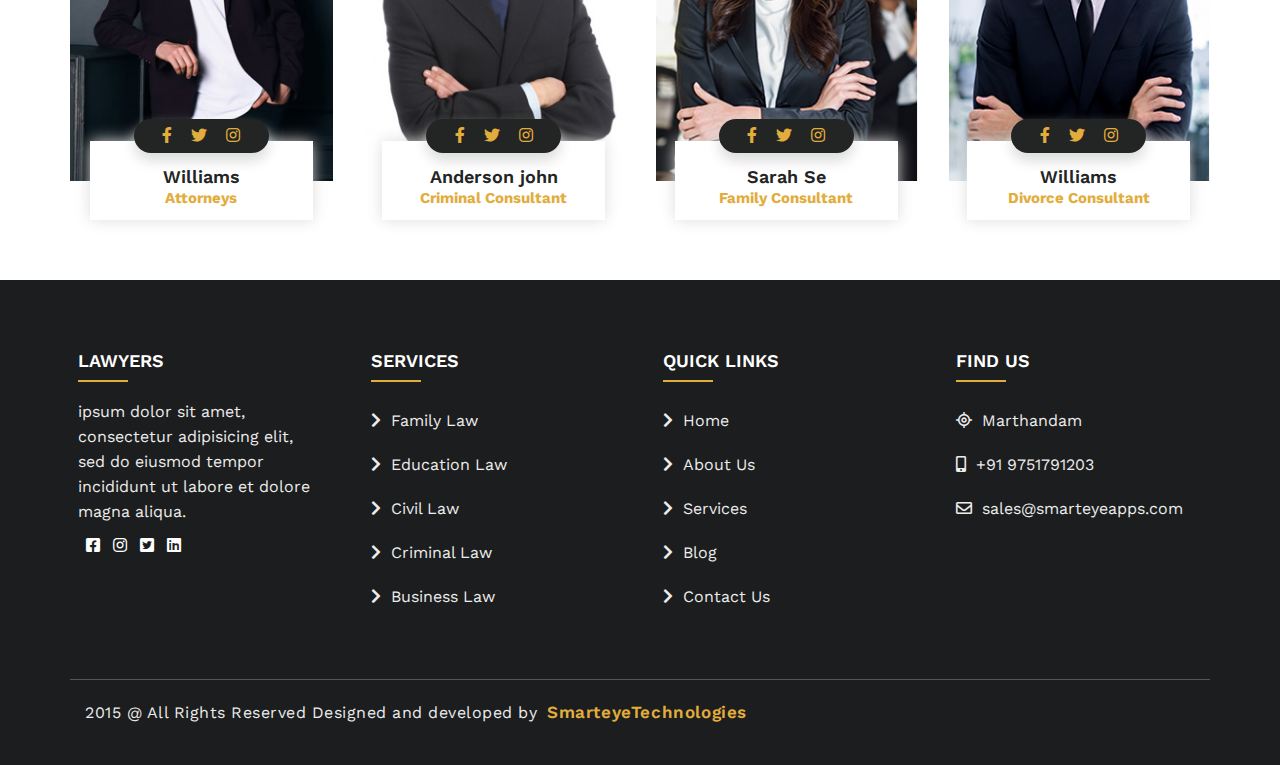
<file: FrontEndwebDisign/laywer website/firstLaywer/public/about-us.html>
<!doctype html>
<html lang="en">

<head>
    <meta charset="utf-8">
    <meta name="viewport" content="width=device-width, initial-scale=1, shrink-to-fit=no">
    <title>Lawyer</title>
    <link rel="shortcut icon" href="assets/images/fav.png" type="image/x-icon">
    <link href="https://fonts.googleapis.com/css2?family=Work+Sans:wght@300;400;500;600;700&display=swap" rel="stylesheet">
    <link rel="shortcut icon" href="assets/images/fav-icon.png">
    <link rel="stylesheet" href="assets/css/bootstrap.min.css">
    <link rel="stylesheet" href="assets/css/all.min.css">
    <link rel="stylesheet" href="assets/css/style.css" />
    <link rel="stylesheet" href="assets/css/responsive.css" />
</head>

<body>
    <!-- ===============================*****Start Header*****=============================== -->
    <header>
        <div class="_main_nav">
            <div class="container">
                <div class="row">
                    <div class="col-md-3">
                        <h3 class="logo"><a href="index.html">Lawyer</a></h3>
                    </div>
                    <div class="col-md-9">
                        <div class="nav">
                            <div class="menu-toggle"></div>
                            <div class="my-nav">
                                <div class="menu">
                                  <ul>
                                    <li><a href="index.html">Home</a></li>
                                    <li><a href="about-us.html">About Us</a></li>
                                    <li><a href="services.html">Services</a></li>
                                    <li><a href="blog.html">Blog</a></li>
                                    <li><a href="contact-us.html">Contact Us</a></li>
                                    
                                  </ul>
                                </div>
                            </div>
                        </div>    
                    </div>
                </div>
            </div>
        </div>
    </header>
    </header>
    <!-- ===============================*****End Header*****=============================== -->

    <section class="abt-01">
        <div class="container">
            <div class="row">
                <div class="col-12">
                    <div class="head-se-01">
                       <h3>ABOUT US</h3>
                       <ol>
                           <li>Home<i class="fas fa-angle-double-right"></i></li>
                           <li>About us</li>
                       </ol>
                    </div>
                </div>
            </div>
        </div>
    </section>

    <section class="_po_jy_fr">
        <div class="container">
            <div class="row">
                <div class="col-lg-4 col-md-4 col-sm-4 col-12">
                    <div class="_cs_we_er">
                        <div class="img-09">
                            <img src="assets/images/welcome-img.jpg">
                        </div>
                    </div>
                </div>
                <div class="col-lg-8 col-md-8 col-sm-8 col-12">
                    <div class="_pl_io_de">
                        <div class="_ty_we_xs">
                            <h2>Welcome to Lawyers</h2>
                            <p>consequat. Duis aute irure dolor in reprehenderit in voluptate velit esse
                            cillum dolore eu fugiat nulla pariatur. Excepteur sint occaecat cupidatat non
                            proident, sunt in culpa qui officia deserunt mollit anim id est laborum.</p>
                        </div>
                        <div class="row">
                            <div class="col-md-4">
                                <div class="box-001">
                                    <i class="fas fa-registered"></i>
                                    <h3>Request A Lawyer</h3>
                                    <p>Lorem ipsum dolor sit amet, consectetur adipiscing elit. Duis facilisis leo eget maximus volutpat</p>
                                </div>
                            </div>

                            <div class="col-md-4">
                                <div class="box-001">
                                    <i class="fal fa-file-search"></i>
                                    <h3>Case Investigation</h3>
                                    <p>Lorem ipsum dolor sit amet, consectetur adipiscing elit. Duis facilisis leo eget maximus volutpat</p>
                                </div>
                            </div>

                            <div class="col-md-4">
                                <div class="box-001">
                                    <i class="fas fa-address-card"></i>
                                    <h3>Search Directory</h3>
                                    <p>Lorem ipsum dolor sit amet, consectetur adipiscing elit. Duis facilisis leo eget maximus volutpat</p>
                                </div>
                            </div>
                        </div>
                        <a href="#">Contact us</a>
                    </div>
                </div>
            </div>
        </div>
    </section>

    <section class="bg-01">
        <div class="container">
            <div class="row">
                <div class="col-lg-3 col-md-4 col-sm-6 col-xs-6">
                    <div class="_lk_bg_cd">
                        <i class="fas fa-mug-hot"></i>
                      <div class="counting" data-count="967">0</div>
                      <h5>Attorneys</h5>
                    </div>
              </div>

              <div class="col-lg-3 col-md-4 col-sm-6 col-xs-6">
                    <div class="_lk_bg_cd">
                        <i class="fas fa-gavel"></i>
                      <div class="counting" data-count="800">0</div>
                      <h5>Case Won</h5>
                    </div>
              </div>

              <div class="col-lg-3 col-md-4 col-sm-6 col-xs-6">
                    <div class="_lk_bg_cd">
                        <i class="fas fa-balance-scale-right"></i>
                      <div class="counting" data-count="200">0</div>
                      <h5>Legal Way</h5>
                    </div>
              </div>

              <div class="col-lg-3 col-md-4 col-sm-6 col-xs-6">
                    <div class="_lk_bg_cd">
                        <i class="fas fa-mug-hot"></i>
                      <div class="counting" data-count="2067">0</div>
                      <h5>Happy Clients</h5>
                    </div>
              </div>
            </div>
        </div>
    </section>

    <section class="bg-02">
        <div class="container">
            <div class="row">
                <div class="col-12">
                    <div class="head-01">
                        <h2>Meet our team</h2>
                        <p>Lorem ipsum dolor sit amet, consectetur adipisicing elit, sed do eiusmod
                        tempor incididunt</p>
                    </div>
                </div>
            </div>
            <div class="row">
                <div class="col-lg-3 col-md-4 col-sm-6 col-6">
                    <div class="team-main-box">
                        <img src="assets/images/team/3.jpg">
                        <div class="team-content-box">
                            <ul>
                                <li><i class="fab fa-facebook-f"></i></li>
                                <li><i class="fab fa-twitter"></i></li>
                                <li><i class="fab fa-instagram"></i></li>
                            </ul>
                            <h3>Williams</h3>
                            <b>Attorneys</b>
                        </div>
                    </div>
                </div>

                <div class="col-lg-3 col-md-4 col-sm-6 col-6">
                    <div class="team-main-box">
                        <img src="assets/images/team/2.jpg">
                        <div class="team-content-box">
                            <ul>
                                <li><i class="fab fa-facebook-f"></i></li>
                                <li><i class="fab fa-twitter"></i></li>
                                <li><i class="fab fa-instagram"></i></li>
                            </ul>
                            <h3>Anderson john</h3>
                            <b>Criminal Consultant</b>
                        </div>
                    </div>
                </div>

                <div class="col-lg-3 col-md-4 col-sm-6 col-6">
                    <div class="team-main-box">
                        <img src="assets/images/team/4.jpg">
                        <div class="team-content-box">
                            <ul>
                                <li><i class="fab fa-facebook-f"></i></li>
                                <li><i class="fab fa-twitter"></i></li>
                                <li><i class="fab fa-instagram"></i></li>
                            </ul>
                            <h3>Sarah Se</h3>
                            <b>Family Consultant</b>
                        </div>
                    </div>
                </div>

                <div class="col-lg-3 col-md-4 col-sm-6 col-6">
                    <div class="team-main-box">
                        <img src="assets/images/team/1.jpg">
                        <div class="team-content-box">
                            <ul>
                                <li><i class="fab fa-facebook-f"></i></li>
                                <li><i class="fab fa-twitter"></i></li>
                                <li><i class="fab fa-instagram"></i></li>
                            </ul>
                            <h3>Williams</h3>
                            <b>Divorce Consultant</b>
                        </div>
                    </div>
                </div>
            </div>
        </div>
    </section>

    <footer>
        <div class="container">
            <div class="row">
                <div class="col-lg-3 col-md-3 col-sm-4 col-xs-6">
                    <div class="_kl_ds_we">
                        <div class="head-footer">
                            <h3>Lawyers</h3>
                            <p>ipsum dolor sit amet, consectetur adipisicing elit, sed do eiusmod
                            tempor incididunt ut labore et dolore magna aliqua.</p>
                            <ol>
                                <li><i class="fab fa-facebook-square"></i></li>
                                <li><i class="fab fa-instagram"></i></li>
                                <li><i class="fab fa-twitter-square"></i></li>
                                <li><i class="fab fa-linkedin"></i></li>
                            </ol>
                        </div>
                    </div>
                </div>

                <div class="col-lg-3 col-md-3 col-sm-4 col-xs-6">
                    <div class="_kl_ds_we">
                        <div class="head-footer">
                            <h3>Services</h3>
                            <ul>
                                <li><i class="fas fa-chevron-right"></i>Family Law</li>
                                <li><i class="fas fa-chevron-right"></i>Education Law</li>
                                <li><i class="fas fa-chevron-right"></i>Civil Law</li>
                                <li><i class="fas fa-chevron-right"></i>Criminal Law</li>
                                <li><i class="fas fa-chevron-right"></i>Business Law</li>
                            </ul>
                        </div>
                    </div>
                </div>

                <div class="col-lg-3 col-md-3 col-sm-4 col-xs-6">
                    <div class="_kl_ds_we">
                        <div class="head-footer">
                            <h3>Quick links</h3>
                            <ul>
                                <li><i class="fas fa-chevron-right"></i>Home</li>
                                <li><i class="fas fa-chevron-right"></i>About Us</li>
                                <li><i class="fas fa-chevron-right"></i>Services</li>
                                <li><i class="fas fa-chevron-right"></i>Blog</li>
                                <li><i class="fas fa-chevron-right"></i>Contact Us</li>
                            </ul>
                        </div>
                    </div>
                </div>

                <div class="col-lg-3 col-md-3 col-sm-4 col-xs-6">
                    <div class="_kl_ds_we">
                        <div class="head-footer">
                            <h3>find us</h3>
                            <ul class="un-hover">
                                <li><i class="far fa-location"></i>Marthandam</li>
                                <li><i class="fas fa-mobile-alt"></i>+91 9751791203</li>
                                <li><i class="far fa-envelope"></i>sales@smarteyeapps.com</li>
                            </ul>
                        </div>
                    </div>
                </div>
                <div class="col-12">
                    <div class="row _pl_we_sq">
                        <div class="col-12">
                            <div class="last-01">
                                <p>2015 @ All Rights Reserved Designed and developed by<span>SmarteyeTechnologies</span></p>
                            </div>
                        </div>
                    </div>
                </div>
            </div>
        </div>
    </footer>
</body>

<script src="assets/js/jquery-3.2.1.min.js"></script>
<script src="assets/js/popper.min.js"></script>
<script src="assets/js/bootstrap.min.js"></script>
<script>
      $(document).ready (function(){
        $('.menu-toggle').click(function(){
          $('.menu-toggle').toggleClass('active')
          $('.menu').toggleClass('active')
        })
      })
</script>

<script>
      $('.counting').each(function() {
        var $this = $(this),
        countTo = $this.attr('data-count');
  
      $({ countNum: $this.text()}).animate({
        countNum: countTo
        },

      {

      duration: 3000,
      easing:'linear',
      step: function() {
      $this.text(Math.floor(this.countNum));
    },
      complete: function() {
      $this.text(this.countNum);
      //alert('finished');
    }

    });  
  

  });
    </script>
</html>
</file>
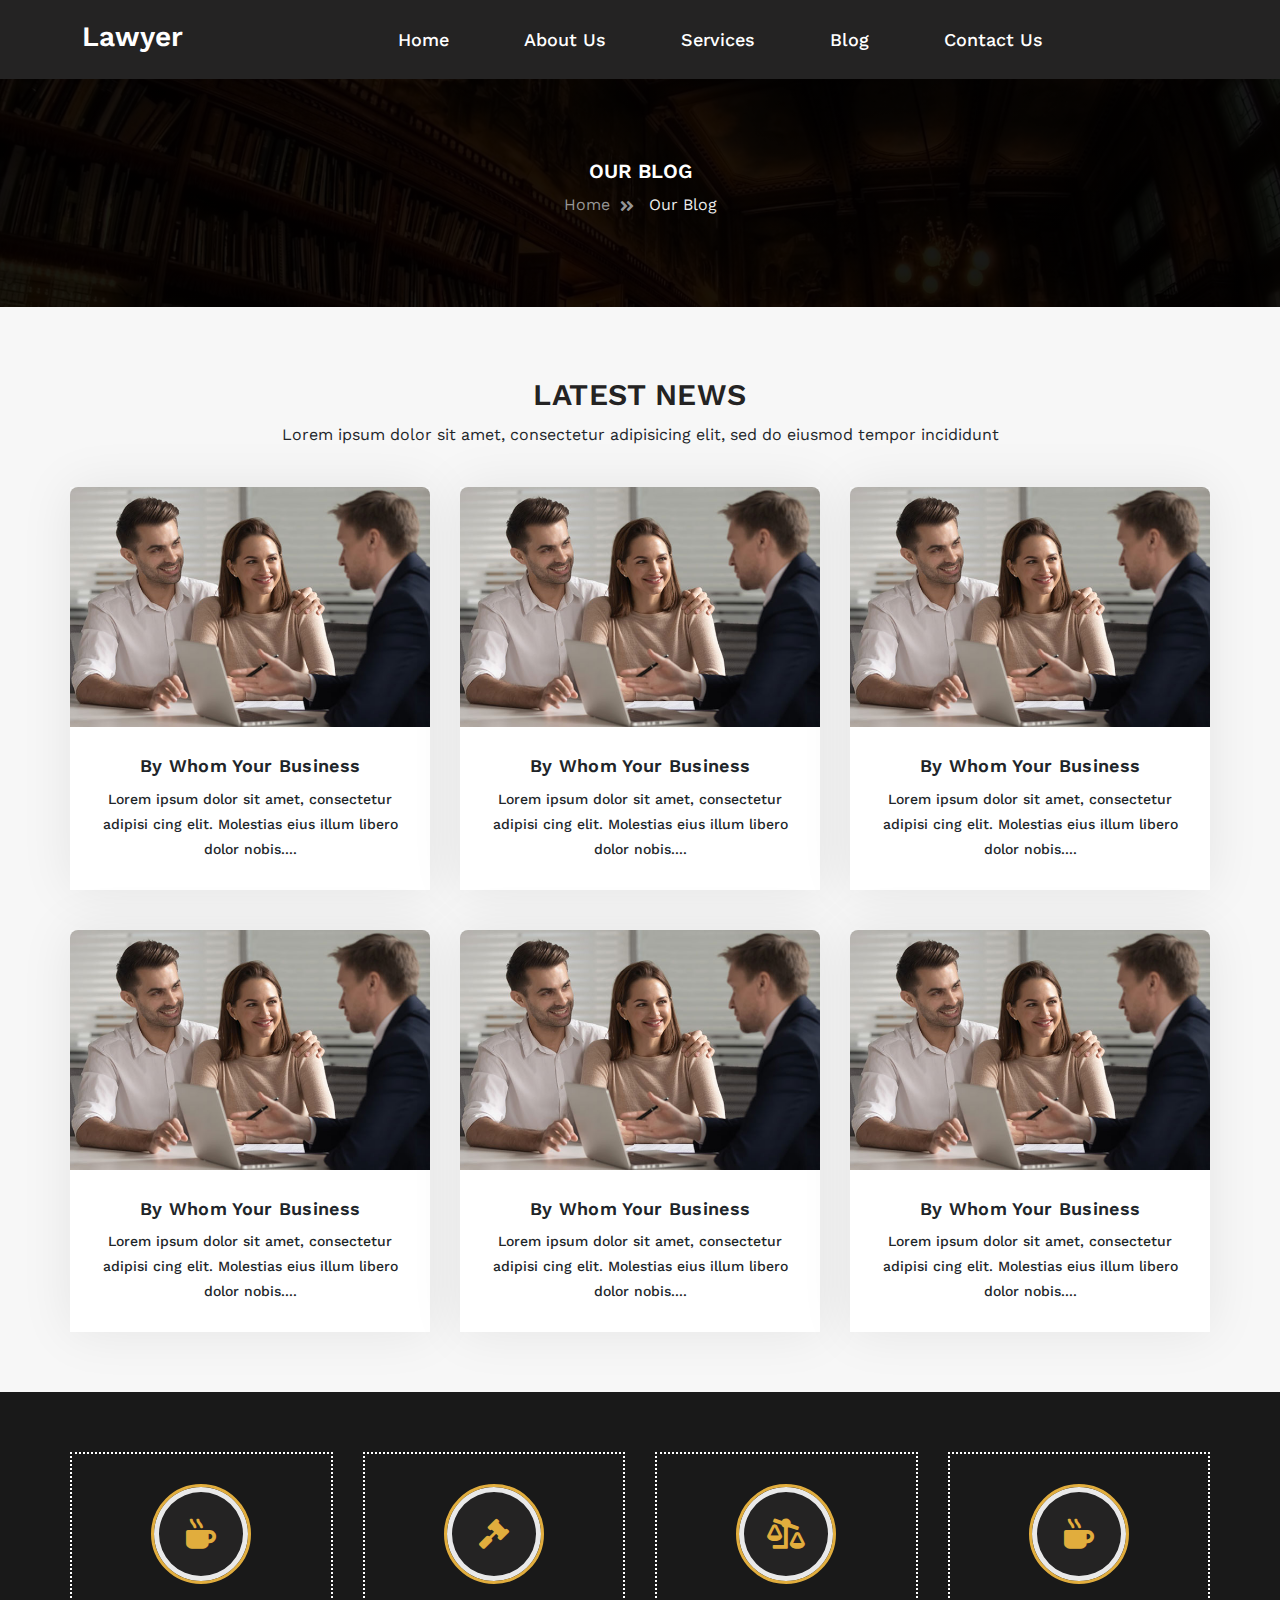
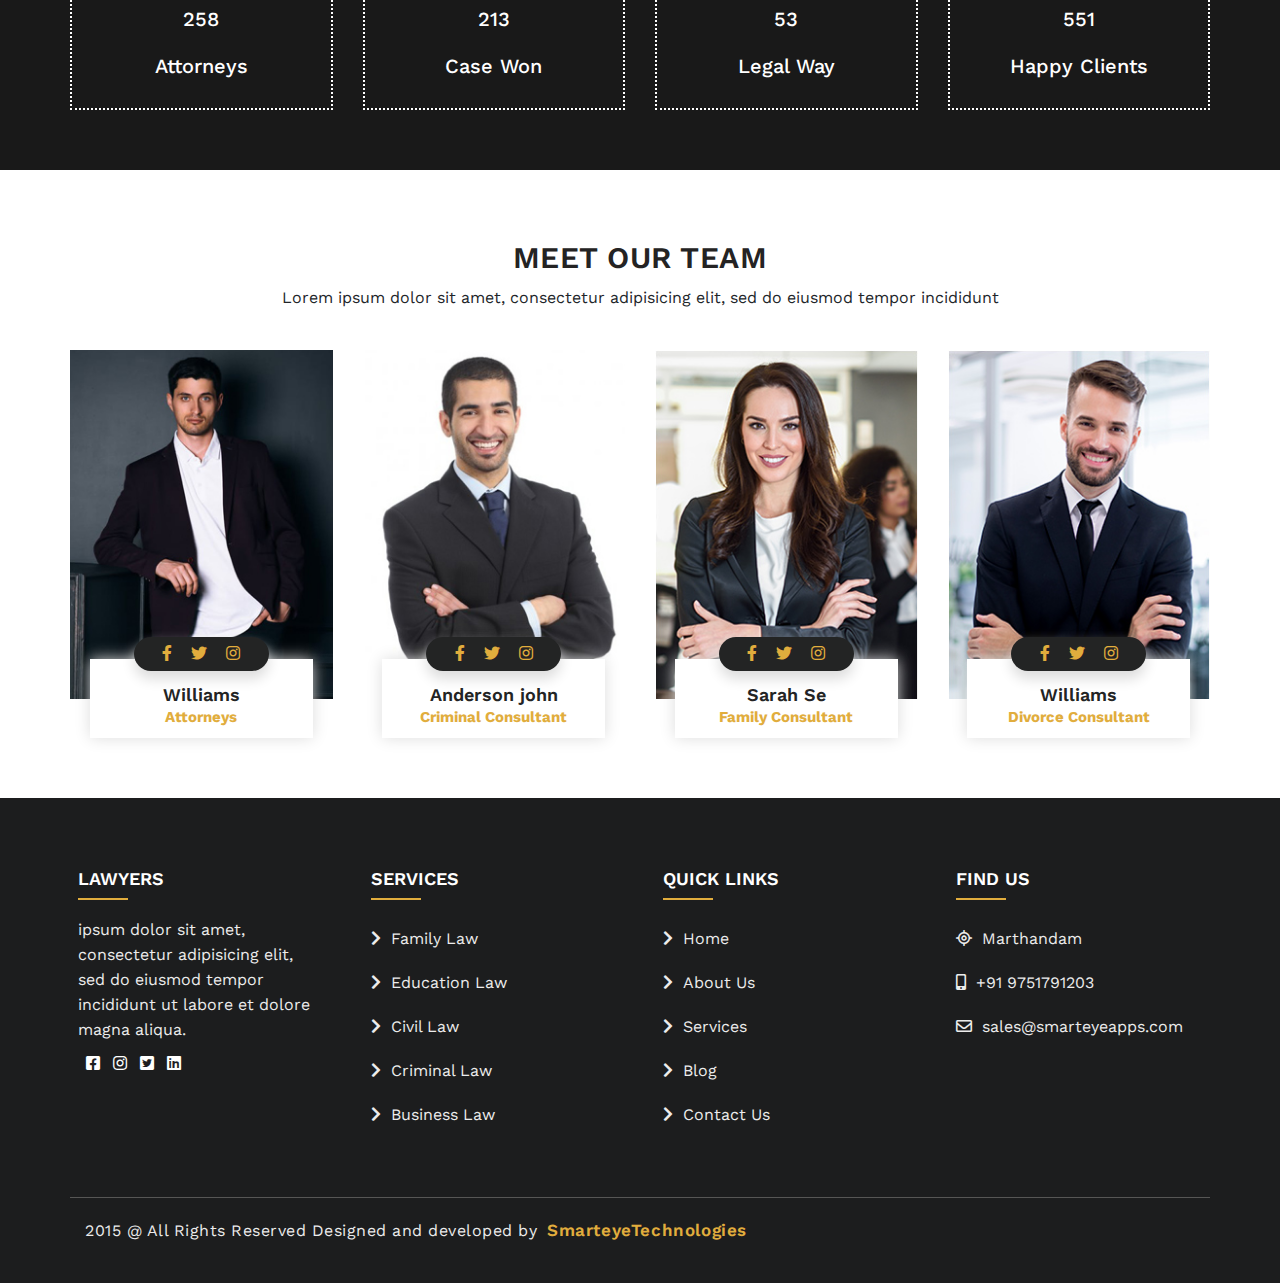
<file: FrontEndwebDisign/laywer website/firstLaywer/public/blog.html>
<!doctype html>
<html lang="en">

<head>
    <meta charset="utf-8">
    <meta name="viewport" content="width=device-width, initial-scale=1, shrink-to-fit=no">
    <title>Lawyer</title>
    <link rel="shortcut icon" href="assets/images/fav.png" type="image/x-icon">
    <link href="https://fonts.googleapis.com/css2?family=Work+Sans:wght@300;400;500;600;700&display=swap" rel="stylesheet">
    <link rel="shortcut icon" href="assets/images/fav-icon.png">
    <link rel="stylesheet" href="assets/css/bootstrap.min.css">
    <link rel="stylesheet" href="assets/css/all.min.css">
    <link rel="stylesheet" href="assets/css/style.css" />
    <link rel="stylesheet" href="assets/css/responsive.css" />
</head>

<body>
    <!-- ===============================*****Start Header*****=============================== -->
    <header>
        <div class="_main_nav">
            <div class="container">
                <div class="row">
                    <div class="col-md-3">
                        <h3 class="logo"><a href="index.html">Lawyer</a></h3>
                    </div>
                    <div class="col-md-9">
                        <div class="nav">
                            <div class="menu-toggle"></div>
                            <div class="my-nav">
                                <div class="menu">
                                  <ul>
                                    <li><a href="index.html">Home</a></li>
                                    <li><a href="about-us.html">About Us</a></li>
                                    <li><a href="services.html">Services</a></li>
                                    <li><a href="blog.html">Blog</a></li>
                                    <li><a href="contact-us.html">Contact Us</a></li> 
                                  </ul>
                                </div>
                            </div>
                        </div>    
                    </div>
                </div>
            </div>
        </div>
    </header>
    <!-- ===============================*****End Header*****=============================== -->

    <section class="abt-01">
        <div class="container">
            <div class="row">
                <div class="col-12">
                    <div class="head-se-01">
                       <h3>OUR BLOG</h3>
                       <ol>
                           <li>Home<i class="fas fa-angle-double-right"></i></li>
                           <li>Our Blog</li>
                       </ol>
                    </div>
                </div>
            </div>
        </div>
    </section>

    <section class="bg-03">
        <div class="container">
            <div class="row">
               <div class="col-12">
                    <div class="head-01">
                        <h2>Latest news</h2>
                        <p>Lorem ipsum dolor sit amet, consectetur adipisicing elit, sed do eiusmod
                        tempor incididunt</p>
                    </div>
                </div> 
            </div>
            <div class="row">
                <div class="col-lg-4 col-md-4 col-sm-6 col-6">
                    <article class="_kl_cd">
                        <div class="_i-tr">
                            <img src="assets/images/blog/1.jpg">
                        </div>
                        <div class="_oi_er_we">
                            <h3>By Whom Your Business</h3>
                            <p>Lorem ipsum dolor sit amet, consectetur adipisi cing elit. Molestias eius illum libero dolor nobis....</p>
                        </div>
                    </article>
                </div>

                <div class="col-lg-4 col-md-4 col-sm-6 col-6">
                    <article class="_kl_cd">
                        <div class="_i-tr">
                            <img src="assets/images/blog/1.jpg">
                        </div>
                        <div class="_oi_er_we">
                            <h3>By Whom Your Business</h3>
                            <p>Lorem ipsum dolor sit amet, consectetur adipisi cing elit. Molestias eius illum libero dolor nobis....</p>
                        </div>
                    </article>
                </div>

                <div class="col-lg-4 col-md-4 col-sm-6 col-6">
                    <article class="_kl_cd">
                        <div class="_i-tr">
                            <img src="assets/images/blog/1.jpg">
                        </div>
                        <div class="_oi_er_we">
                            <h3>By Whom Your Business</h3>
                            <p>Lorem ipsum dolor sit amet, consectetur adipisi cing elit. Molestias eius illum libero dolor nobis....</p>
                        </div>
                    </article>
                </div>

                <div class="col-lg-4 col-md-4 col-sm-6 col-6">
                    <article class="_kl_cd">
                        <div class="_i-tr">
                            <img src="assets/images/blog/1.jpg">
                        </div>
                        <div class="_oi_er_we">
                            <h3>By Whom Your Business</h3>
                            <p>Lorem ipsum dolor sit amet, consectetur adipisi cing elit. Molestias eius illum libero dolor nobis....</p>
                        </div>
                    </article>
                </div>

                <div class="col-lg-4 col-md-4 col-sm-6 col-6">
                    <article class="_kl_cd">
                        <div class="_i-tr">
                            <img src="assets/images/blog/1.jpg">
                        </div>
                        <div class="_oi_er_we">
                            <h3>By Whom Your Business</h3>
                            <p>Lorem ipsum dolor sit amet, consectetur adipisi cing elit. Molestias eius illum libero dolor nobis....</p>
                        </div>
                    </article>
                </div>

                <div class="col-lg-4 col-md-4 col-sm-6 col-6">
                    <article class="_kl_cd">
                        <div class="_i-tr">
                            <img src="assets/images/blog/1.jpg">
                        </div>
                        <div class="_oi_er_we">
                            <h3>By Whom Your Business</h3>
                            <p>Lorem ipsum dolor sit amet, consectetur adipisi cing elit. Molestias eius illum libero dolor nobis....</p>
                        </div>
                    </article>
                </div>
            </div>
        </div>
    </section>

    <section class="bg-01">
        <div class="container">
            <div class="row">
                <div class="col-lg-3 col-md-4 col-sm-6 col-xs-6">
                    <div class="_lk_bg_cd">
                        <i class="fas fa-mug-hot"></i>
                      <div class="counting" data-count="967">0</div>
                      <h5>Attorneys</h5>
                    </div>
              </div>

              <div class="col-lg-3 col-md-4 col-sm-6 col-xs-6">
                    <div class="_lk_bg_cd">
                        <i class="fas fa-gavel"></i>
                      <div class="counting" data-count="800">0</div>
                      <h5>Case Won</h5>
                    </div>
              </div>

              <div class="col-lg-3 col-md-4 col-sm-6 col-xs-6">
                    <div class="_lk_bg_cd">
                        <i class="fas fa-balance-scale-right"></i>
                      <div class="counting" data-count="200">0</div>
                      <h5>Legal Way</h5>
                    </div>
              </div>

              <div class="col-lg-3 col-md-4 col-sm-6 col-xs-6">
                    <div class="_lk_bg_cd">
                        <i class="fas fa-mug-hot"></i>
                      <div class="counting" data-count="2067">0</div>
                      <h5>Happy Clients</h5>
                    </div>
              </div>
            </div>
        </div>
    </section>

    <section class="bg-02">
        <div class="container">
            <div class="row">
                <div class="col-12">
                    <div class="head-01">
                        <h2>Meet our team</h2>
                        <p>Lorem ipsum dolor sit amet, consectetur adipisicing elit, sed do eiusmod
                        tempor incididunt</p>
                    </div>
                </div>
            </div>
            <div class="row">
                <div class="col-lg-3 col-md-4 col-sm-6 col-6">
                    <div class="team-main-box">
                        <img src="assets/images/team/3.jpg">
                        <div class="team-content-box">
                            <ul>
                                <li><i class="fab fa-facebook-f"></i></li>
                                <li><i class="fab fa-twitter"></i></li>
                                <li><i class="fab fa-instagram"></i></li>
                            </ul>
                            <h3>Williams</h3>
                            <b>Attorneys</b>
                        </div>
                    </div>
                </div>

                <div class="col-lg-3 col-md-4 col-sm-6 col-6">
                    <div class="team-main-box">
                        <img src="assets/images/team/2.jpg">
                        <div class="team-content-box">
                            <ul>
                                <li><i class="fab fa-facebook-f"></i></li>
                                <li><i class="fab fa-twitter"></i></li>
                                <li><i class="fab fa-instagram"></i></li>
                            </ul>
                            <h3>Anderson john</h3>
                            <b>Criminal Consultant</b>
                        </div>
                    </div>
                </div>

                <div class="col-lg-3 col-md-4 col-sm-6 col-6">
                    <div class="team-main-box">
                        <img src="assets/images/team/4.jpg">
                        <div class="team-content-box">
                            <ul>
                                <li><i class="fab fa-facebook-f"></i></li>
                                <li><i class="fab fa-twitter"></i></li>
                                <li><i class="fab fa-instagram"></i></li>
                            </ul>
                            <h3>Sarah Se</h3>
                            <b>Family Consultant</b>
                        </div>
                    </div>
                </div>

                <div class="col-lg-3 col-md-4 col-sm-6 col-6">
                    <div class="team-main-box">
                        <img src="assets/images/team/1.jpg">
                        <div class="team-content-box">
                            <ul>
                                <li><i class="fab fa-facebook-f"></i></li>
                                <li><i class="fab fa-twitter"></i></li>
                                <li><i class="fab fa-instagram"></i></li>
                            </ul>
                            <h3>Williams</h3>
                            <b>Divorce Consultant</b>
                        </div>
                    </div>
                </div>
            </div>
        </div>
    </section>

    <footer>
        <div class="container">
            <div class="row">
                <div class="col-lg-3 col-md-3 col-sm-4 col-xs-6">
                    <div class="_kl_ds_we">
                        <div class="head-footer">
                            <h3>Lawyers</h3>
                            <p>ipsum dolor sit amet, consectetur adipisicing elit, sed do eiusmod
                            tempor incididunt ut labore et dolore magna aliqua.</p>
                            <ol>
                                <li><i class="fab fa-facebook-square"></i></li>
                                <li><i class="fab fa-instagram"></i></li>
                                <li><i class="fab fa-twitter-square"></i></li>
                                <li><i class="fab fa-linkedin"></i></li>
                            </ol>
                        </div>
                    </div>
                </div>

                <div class="col-lg-3 col-md-3 col-sm-4 col-xs-6">
                    <div class="_kl_ds_we">
                        <div class="head-footer">
                            <h3>Services</h3>
                            <ul>
                                <li><i class="fas fa-chevron-right"></i>Family Law</li>
                                <li><i class="fas fa-chevron-right"></i>Education Law</li>
                                <li><i class="fas fa-chevron-right"></i>Civil Law</li>
                                <li><i class="fas fa-chevron-right"></i>Criminal Law</li>
                                <li><i class="fas fa-chevron-right"></i>Business Law</li>
                            </ul>
                        </div>
                    </div>
                </div>

                <div class="col-lg-3 col-md-3 col-sm-4 col-xs-6">
                    <div class="_kl_ds_we">
                        <div class="head-footer">
                            <h3>Quick links</h3>
                            <ul>
                                <li><i class="fas fa-chevron-right"></i>Home</li>
                                <li><i class="fas fa-chevron-right"></i>About Us</li>
                                <li><i class="fas fa-chevron-right"></i>Services</li>
                                <li><i class="fas fa-chevron-right"></i>Blog</li>
                                <li><i class="fas fa-chevron-right"></i>Contact Us</li>
                            </ul>
                        </div>
                    </div>
                </div>

                <div class="col-lg-3 col-md-3 col-sm-4 col-xs-6">
                    <div class="_kl_ds_we">
                        <div class="head-footer">
                            <h3>find us</h3>
                            <ul class="un-hover">
                                <li><i class="far fa-location"></i>Marthandam</li>
                                <li><i class="fas fa-mobile-alt"></i>+91 9751791203</li>
                                <li><i class="far fa-envelope"></i>sales@smarteyeapps.com</li>
                            </ul>
                        </div>
                    </div>
                </div>
                <div class="col-12">
                    <div class="row _pl_we_sq">
                        <div class="col-12">
                            <div class="last-01">
                                <p>2015 @ All Rights Reserved Designed and developed by<span>SmarteyeTechnologies</span></p>
                            </div>
                        </div>
                    </div>
                </div>
            </div>
        </div>
    </footer>
</body>

<script src="assets/js/jquery-3.2.1.min.js"></script>
<script src="assets/js/popper.min.js"></script>
<script src="assets/js/bootstrap.min.js"></script>
<script>
      $(document).ready (function(){
        $('.menu-toggle').click(function(){
          $('.menu-toggle').toggleClass('active')
          $('.menu').toggleClass('active')
        })
      })
</script>

<script>
      $('.counting').each(function() {
        var $this = $(this),
        countTo = $this.attr('data-count');
  
      $({ countNum: $this.text()}).animate({
        countNum: countTo
        },

      {

      duration: 3000,
      easing:'linear',
      step: function() {
      $this.text(Math.floor(this.countNum));
    },
      complete: function() {
      $this.text(this.countNum);
      //alert('finished');
    }

    });  
  

  });
    </script>
</html>
</file>
<file: FrontEndwebDisign/pritamPortfolio/sylesheet.css>
*{
    margin: 0;
    padding: 0;
    box-sizing: border-box;
    font-family: 'poppins', sans-serif;
}

body{
    color: #ededed;
}

.header{
    position: fixed;
    top: 0;
    left: 0;
    width: 100%;
    background: transparent;
    padding: 20px 10%;
    display: flex;
    justify-content: space-between;
    align-items: center;
    z-index: 100;
}

.logo{
    position: relative;
    font-size: 25px;
    color: #fff;
    text-decoration: none;
    font-weight:600;
}

.navbar {
    display: inline-block;
    font-size: 25px;
    color: #fff;
    text-decoration: none;
    font-weight: 500;
    transition: .3s;
}
.navbar a {
     margin-left: 25px;
     color:white;
     text-decoration: none;
     transition: 2s;
}
.navbar a:hover {
     margin-left: 25px;
     color:white;
     text-decoration: underline;
}
.home{
   position: relative;
   width: 100%;
   justify-content: space-between;
   height: 100vh;
   background: url(./assets/5567.jpg);
  background-size: cover;
  background-position: center;
  display: flex;
  align-items: center;
  padding: 70px 10% 0;
  
}

.home-content{
    max-width: 600px;

}
.home-content h3{
    font-size: 32px;
    font-weight: 700;
}

.home-content h1{
   font-size:56px ;
   font-weight: 700;
   margin: -3px 0;

}


.home-content p{
    font: 20px; ;
}
</file>
<file: FrontEndwebDisign/Prj2_education/Pr1_EduResponsive - Copy/css/style.css>
* {
    margin: 0;
    padding: 0;
    border: 0;
    outline: 0;
    text-decoration: none;
    list-style: none;
    color: white;
    box-sizing: border-box;

}

:root {
    --color-primary: #3700ff;
    --color-success: #00ff0d;
    --color-warning: #f7c94b;
    --color-danger: #f75842;
    --color-danger-variant: rgba(247, 88, 66, 0.4);
    --color-white: #fff;
    --color-light: rgba(255, 255, 255, 0.4);
    --color-black: #000;
    --color-bg: #18193f;
    --color-bg1: #0125c6;
    --color-bg2: #26229c;

    --container-width-lg: 70%;
    --container-width-md: 90%;
    --container-width-sm: 94%;

    --transition: all 400ms ease;
    /* font-size: 1rem; */


}

body {
    font-family: "Montserrat", sans-serif;
    line-height: 1.7rem;
    columns: var(--color-white);
    background: var(--color-bg);
}

.container {
    width: var(--container-width-lg);
    margin: 0 auto;

}

section {
    padding: 6rem 0;
}

section h2 {
    text-align: center;
    margin-bottom: 4rem;
}

h1,
h2,
h3,
h4,
h5 {
    line-height: 1.2;

}

h1 {
    font-size: 2.4rem;
}

h2 {
    font-size: 2rem;

}

h3 {
    font-size: 1.6rem;

}

h4 {
    font-size: 1.3rem;

}


a {
    color: var(--color-white);
}

img {
    width: 100%;
    display: block;
    object-fit: cover;
}

.btn {
    display: inline-block;
    background: var(--color-white);
    color: var(--color-black);
    padding: 1rem 2rem;
    border: 1px solid transparent;
    font-weight: 500;
    transition: var(--transition);
}

.btn:hover {
    background: transparent;
    color: white;
    border-color: var(--color-white);

}

.btn-primary {
    background: var(--color-danger);
    color: var(--color-white);

}

/* navbar */


nav {
    background: transparent;
    width: 100%;
    height: 6rem;
    position: fixed;
    top: 0;
    z-index: 11;
}

/* change navbar syles on scroll usin javascript */
.window-scroll {
    background: var(--color-primary);
    box-shadow: 0 1rem 2rem rgba(0, 0, 0, 0.2);
}

.nav_container {
    height: 100%;
    display: flex;
    justify-content: space-between;
    align-items: center;
}


nav button {
    display: none;
}

.nav_menu {
    display: flex;
    align-items: center;
    gap: 4rem;
}

.nav_menu a {
    font-size: 0.9rem;
    transition: var(--transition);
}

.nav_menu a:hover {
    color: var(--color-bg2);

}

/* Header */


header {
    position: relative;
    top: 5rem;
    overflow: hidden;
    height: 70vh;
    margin-bottom: 5rem;
}

.header_container {
    display: grid;
    grid-template-columns: 1fr 1fr;
    align-items: center;
    gap: 5rem;
    height: 100%;
}

.header_left p {
    margin: 1rem 0 2.4rem;

}

/* category */


.categories {
    background: var(--color-bg1);
    height: 35rem;
}


.categories h1 {
    line-height: 1;
    margin-bottom: 3rem;
}

.categories_container {
    display: grid;
    grid-template-columns: 40% 60%;
    /* gap: 4rem; */
}

.categories_left {
    margin-left: 4rem;
}

.categories_left p {
    margin: 1rem 0 3rem;
}

.categories_right {
    display: grid;
    grid-template-columns: repeat(3, 1fr);
    gap: 1.2rem;


}

.category {
    background: var(--color-bg2);
    padding: 2rem;
    border-radius: 2rem;
    transition: var(--transition);
}

.category:hover {
    box-shadow: 0 3rem 3rem rgba(0, 0, 0, 0.3);
    z-index: 1;
}

.category:nth-child(2) .category_icon {
    background: var(--color-danger);
}

.category:nth-child(3) .category_icon {
    background: var(--color-success);
}

.category:nth-child(4) .category_icon {
    background: var(--color-warning);
}

.category:nth-child(5) .category_icon {
    background: var(--color-danger);
}

.category_icon {
    background: var(--color-primary);
    padding: 0.7rem;
    border-radius: 0.9rem;
}

.category h5 {
    margin: 2rem 0 1rem;
}

.category p {
    font-size: 0.85rem;
}

/* Popular coureses */


.courses {
    margin-top: 10rem;
}

.courses_container {
    display: grid;
    grid-template-columns: repeat(3, 1fr);
    gap: 2rem;
}

.course {
    background: var(--color-bg1);
    text-align: center;
    border: 1px solid transparent;
    transition: var(--transition);
}

.course:hover {
    background: transparent;
    border-color: var(--color-primary);
}

.course_info {
    padding: 2rem;
}

.course_info p {
    margin: 1.2rem 0 2rem;
    font-size: 0.9rem;
}

/* fqaq */

.faqs {
    background: var(--color-bg1);
    box-shadow: inset 0 0 3rem rgba(0, 0, 0, 0.5);
}

.faqs_container {
    display: grid;
    grid-template-columns: 1fr 1fr;
    gap: 1rem;
}

.faq {
    padding: 2rem;
    display: flex;
    align-items: center;
    gap: 1.4rem;
    height: fit-content;
    background: var(--color-primary);
    cursor: pointer;
}

.faq h4 {
    font-size: 1rem;
    line-height: 2.2;
}

.faq_icon {
    align-self: flex-start;
    font-size: 1.2rem;
}

.faq p {
    margin-top: 0.8rem;
    display: none;
    transition: var(--transition);
}

.faq.open p {
    display: block;
}

/* Testimonials */

.testimonials_container {
    overflow-x: hidden;
    position: relative;
    margin-bottom: 5rem;

}

.testimonial {
    padding-top: 2rem;
}

.avatar {
    width: 6rem;
    height: 6rem;
    border-radius: 50%;
    overflow: hidden;
    margin: 0 auto 1rem;
    border: 1rem solid var(--color-bg1);

}

.testimonial_info {
    text-align: center;
}

.testimonial_body {
    background: var(--color-primary);
    padding: 2rem;
    margin-top: 3rem;
    position: relative;
}

.testimonial_body::before {
    content: "";
    display: block;
    background: linear-gradient(135deg, transparent,
            var(--color-primary),
            var(--color-primary),
            var(--color-primary));
    width: 3rem;
    height: 3rem;
    position: absolute;
    left: 50%;
    top: -1.5rem;
    transform: rotate(45deg);
}


/* footer parts */

.footer {
    background: var(--color-bg2);
    padding-top: 5rem;
    font-size: 0.9rem;

}


.footer_container {
    display: grid;
    grid-template-columns: repeat(4, 1fr);
    gap: 5rem;
}

.footer_container>div h4 {
    margin-bottom: 1.2rem;
}

.footer_1 p {
    margin: 0 0 2rem;

}

footer ul li {
    margin-bottom: 0.7rem;
}

footer ul li a:hover {
    text-decoration: underline;
}

.footer_socials {
    display: flex;
    gap: 1rem;
    font-size: 1.2rem;
    margin-top: 2rem;

}

.footer_copyright {
    text-align: center;
    margin-top: 4rem;
    padding: 1.2rem 0;
    border-top: 1px solid var(--color-bg);
}



/* media queries (Tablets) */

@media screen and (max-width:1024px) {
    .container {
        width: var(--container-width-md);
    }

    h1 {
        font-size: 2.2rem;
    }

    h2 {
        font-size: 1.7rem;
    }

    h3 {
        font-size: 1.4rem;
    }

    h4 {
        font-size: 1.2rem;
    }

    nav button {
        display: inline-block;
        background: transparent;
        font-size: 1.8rem;
        color: var(--color-white);
        cursor: pointer;
    }

    nav button#close-menu-btn {
        display: none;
    }

    .nav_menu {
        position: fixed;
        top: 5rem;
        right: 5%;
        height: fit-content;
        width: 18rem;
        flex-direction: column;
        gap: 0;
        display: none;
    }

    .nav_menu li {
        width: 100%;
        height: 5.8rem;
        animation: animateNavItems 400ms linear forwards;
        transform-origin: top right;
        opacity: 0;
    }

    .nav_menu li:nth-child(2) {
        animation-delay: 200ms;
    }

    .nav_menu li:nth-child(3) {
        animation-delay: 400ms;
    }

    .nav_menu li:nth-child(4) {
        animation-delay: 600ms;
    }

    @keyframes animateNavItems {
        0% {
            transform: rotateZ(-90deg);

        }

        100% {
            transform: rotateZ(0);
            opacity: 1;
        }
    }

    .nav_menu li a {
        background: var(--color-primary);
        box-shadow: -4rem 6rem 10rem rgba(0, 0, 0, 0.6);
        width: 100%;
        height: 100%;
        display: grid;
        place-items: center;


    }

    l .nav_menu li a:hover {
        background: var(--color-bg1);
        color: var(--color-white);
    }

    /* **************HEADER***************** */



    header {
        height: 52vh;
        margin-bottom: 4ren;
    }

    .header_container {
        gap: 0;
        padding-bottom: 3rem;
    }


    /* **************Categories***************** */

    .categories {
        height: auto;
    }

    .categories_container {
        grid-template-columns: 1fr;
        gap: 3rem;
    }

    .categories_left {
        margin-right: 0;
    }

    /* **************Coureses***************** */


    .courses {
        margin-top: 0;
    }

    .courses_container {
        grid-template-columns: 1fr 1fr;
    }

    /* **************faqs***************** */
    .faqs_container {
        grid-template-columns: 1fr;
    }

    .faq {
        padding: 1.5rem;
    }

    /* **************testimonials***************** */
    .footer_container {
        grid-template-columns: 1fr 1fr;
    }

}

@media screen and (max-width: 600px){
  .container{
    width: var(--container-width-sm);
  }


      /* **************Navbar***************** */
    .nav_menu{
        right: 3%;
    }

    header{
      height: 100vh;
    }

    .header_container{
        grid-template-columns: 1fr;
        text-align: center;
        margin-top:0 ;
    }

    .header_left p{

     margin-bottom: 1.3rem;
    }

        /* **************Categories***************** */

    .categories_right{
        grid-template-columns: 1fr 1fr;
        gap: 0.7rem;
    }

    .category{
        padding: 1rem;

    }
    .category_icon{
        margin-top: 4px;
        display: inline-block;
    }
    /* **************popular courses***************** */

    .courses_container{
        grid-template-columns: 1fr;
    }

        /* **************Testimonials***************** */
   .testimonial_body{
    padding: 1.2rem;
   }

       /* **************footer***************** */
.footer_container{
    grid-template-columns: 1fr;
    text-align: center;
    gap: 2rem;
}

.footer_1 p{
    margin: 1rem auto;
}
.footer_socials{
   justify-content:center ;
}

}
</file>
<file: FrontEndwebDisign/laywer website/firstLaywer/public/assets/css/style.css>
@import url(https://fonts.googleapis.com/css?family=Montserrat:300,400,600,700);
@import url(https://fonts.googleapis.com/css?family=Arimo:300,400,400italic,700,700italic);
/* ================================ Basic CSS =============================== */
body {
  margin: 0px;
  padding: 0px;
  font-family: 'Work Sans' , sans-serif; }

* {
  margin: 0px;
  padding: 0px;
  box-sizing: border-box; }

img {
  max-width: 100%; }

h1, h2, h3, h4, h5, h6 {
  margin: 0px; }

ul, ol {
  margin: 0px;
  padding: 0px; }

h2 {
  color: #313e4f; }

li {
  list-style: none; }

a {
  text-decoration: none; }

a:hover {
  text-decoration: none; }

h2 {
  margin: 0 0 10px 0;
  font-size: 30px;
  color: #242323;
  letter-spacing: 0.5px;
  text-transform: uppercase;
  font-weight: 600; }

.head-01 {
  text-align: center;
  margin: 30px 0px 20px 0px; }

/* ================================ Header CSS =============================== */
._main_nav {
  padding: 8px; }

.logo {
  padding: 12px; }
  .logo a {
    color: #FFF;
    font-weight: 600; }

.container {
  max-width: 1170px; }
  @media screen and (max-width: 575px) {
    .container {
      padding: 10px 15px; } }

@media screen and (max-width: 767px) {
  .nav {
    margin-top: -58px; }
    .nav .menu-toggle {
      margin-right: -15px; } }
/* ================================ Slider CSS =============================== */
.slider {
  overflow: hidden; }
  .slider .carousel-item {
    background: #000; }
    .slider .carousel-item ._nb_mc {
      transition: 0.5s all ease;
      -webkit-animation-duration: 1s;
      animation-duration: 1s;
      -webkit-animation-fill-mode: both;
      animation-fill-mode: both;
      animation-name: fadeInUp;
      position: relative;
      top: 30%; }
      .slider .carousel-item ._nb_mc a {
        position: relative;
        margin: 20px 0px;
        padding: 10px 18px;
        float: left;
        text-align: center;
        color: #fff;
        font-size: 15px;
        text-transform: uppercase;
        border: 1px solid #fff;
        transition: 0.5s all ease; }
      .slider .carousel-item ._nb_mc p {
        line-height: 30px;
        color: #e0e0e0;
        font-size: 16px;
        font-weight: 400;
        letter-spacing: 0.8px;
        text-align: left;
        margin: 20px 0px; }
      .slider .carousel-item ._nb_mc h2 {
        font-size: 40px;
        color: #fff;
        line-height: 60px;
        letter-spacing: 1px;
        text-transform: uppercase;
        text-align: left; }
    .slider .carousel-item .kl_bd_we {
      top: 50px !important; }
    .slider .carousel-item ._kl_gh_er {
      position: relative;
      transition: 0.5s all ease;
      -webkit-animation-duration: 1s;
      animation-duration: 1s;
      -webkit-animation-fill-mode: both;
      animation-fill-mode: both;
      animation-name: fadeInUp;
      top: 87px; }
      .slider .carousel-item ._kl_gh_er img {
        opacity: 1;
        width: 100%; }
        @media screen and (max-width: 768px) {
          .slider .carousel-item ._kl_gh_er img {
            width: 64%; } }
    .slider .carousel-item img {
      opacity: 0.1; }
      @media screen and (max-width: 768px) {
        .slider .carousel-item img {
          opacity: 0.4; } }

/* ================================ Section CSS =============================== */
._po_jy_fr {
  padding: 40px 0px;
  background: #f7f7f7;
  overflow: hidden;
  position: relative; }
  ._po_jy_fr ._pl_io_de {
    padding: 20px 0px; }
    ._po_jy_fr ._pl_io_de .box-001 {
      padding: 10px 15px;
      margin: 10px 0px;
      position: relative; }
      ._po_jy_fr ._pl_io_de .box-001 i {
        background: #e1ad3d;
        height: 40px;
        width: 40px;
        text-align: center;
        vertical-align: middle;
        line-height: 40px;
        color: #fff;
        border-bottom-left-radius: 20px;
        border-bottom-right-radius: 20px; }
      ._po_jy_fr ._pl_io_de .box-001 p {
        line-height: 23px;
        font-size: 16px;
        margin: 0px; }
      ._po_jy_fr ._pl_io_de .box-001 h3 {
        font-size: 20px;
        color: #242323;
        margin: 10px 0 15px 0; }
    ._po_jy_fr ._pl_io_de p {
      font-size: 15px;
      letter-spacing: 0.4px;
      line-height: 28px;
      margin: 10px 0px; }
    ._po_jy_fr ._pl_io_de a {
      background: #e1ad3d;
      padding: 10px 15px;
      color: #fff;
      text-align: center;
      text-align: left;
      display: inline-block; }
  ._po_jy_fr ._cs_we_er {
    padding: 20px 0px; }
    ._po_jy_fr ._cs_we_er img {
      width: 100%; }

.services-01 {
  padding: 40px 0px;
  background: #fff;
  position: relative;
  overflow: hidden; }
  .services-01 .ser-box {
    margin: 20px 0px;
    padding: 15px 18px 20px 15px;
    background: #f7f7f7;
    position: relative;
    text-align: center; }
    .services-01 .ser-box:hover {
      -webkit-transition: all 0.35s;
      -moz-transition: all 0.35s;
      transition: all 0.35s;
      -ms-transform: scale(1.1, 1.1);
      -webkit-transform: scale(1.1, 1.1);
      transform: scale(1.1, 1.1);
      background: #e1ad3d;
      color: #fff; }
      .services-01 .ser-box:hover i {
        color: #fff; }
      .services-01 .ser-box:hover p {
        color: #fff; }
      .services-01 .ser-box:hover h3 {
        color: #fff; }
    .services-01 .ser-box p {
      margin: 0px;
      font-size: 15px;
      line-height: 24px;
      font-weight: 400;
      color: #8d8a8a; }
    .services-01 .ser-box h3 {
      color: #242323;
      text-transform: uppercase;
      padding: 10px 0px;
      font-size: 20px;
      font-weight: 500; }
    .services-01 .ser-box i {
      color: #e1ad3d;
      font-size: 25px;
      margin: 10px 0px; }
  .services-01 .head-01 {
    text-align: center; }

.bg-01 {
  background: url(../images/bg-02.jpg);
  padding: 40px 0px;
  overflow: hidden;
  background-repeat: no-repeat;
  background-size: cover;
  background-position: center;
  background-attachment: fixed;
  position: relative; }
  .bg-01 ._lk_bg_cd {
    margin: 20px 0px;
    padding: 20px;
    border: 2px dotted #fff;
    color: #fff;
    text-align: center; }
    .bg-01 ._lk_bg_cd:hover {
      border: 2px solid #e1ad3d; }
      .bg-01 ._lk_bg_cd:hover h5 {
        color: #e1ad3d; }
      .bg-01 ._lk_bg_cd:hover .counting {
        color: #242323;
        font-weight: 700; }
        .bg-01 ._lk_bg_cd:hover .counting::before {
          opacity: 1;
          transition: 0.2s; }
      .bg-01 ._lk_bg_cd:hover i {
        background: #e1ad3d;
        transition: 0.2s;
        color: #fff;
        box-shadow: 0px 0px 0px 5px rgba(36, 35, 35, 0.9) inset;
        border: 3px solid #fff; }
    .bg-01 ._lk_bg_cd h5 {
      padding: 10px 0px; }
    .bg-01 ._lk_bg_cd i {
      height: 100px;
      width: 100px;
      background: #242323;
      border-radius: 50px;
      color: #e1ad3d;
      font-size: 30px;
      text-align: center;
      margin: 10px auto;
      box-shadow: 0px 0px 0px 5px rgba(255, 255, 255, 0.9) inset;
      -webkit-box-shadow: 0px 0px 0px 5px rgba(255, 255, 255, 0.9) inset;
      -moz-box-shadow: 0px 0px 0px 5px rgba(255, 255, 255, 0.9) inset;
      border: 3px solid #e1ad3d;
      display: flex;
      align-items: center;
      justify-content: center;
      transition: 0.2s; }
    .bg-01 ._lk_bg_cd .counting {
      font-size: 20px;
      font-weight: 500;
      text-transform: uppercase;
      padding: 10px 0px;
      position: relative; }
      .bg-01 ._lk_bg_cd .counting::before {
        position: absolute;
        content: "";
        width: 46px;
        height: 2px;
        background: #e1ad3d;
        bottom: 0;
        opacity: 0;
        transition: 0.2s; }
  .bg-01::before {
    position: absolute;
    content: "";
    width: 100%;
    height: 100%;
    background: rgba(0, 0, 0, 0.9);
    left: 0;
    top: 0; }

.bg-02 {
  padding: 40px 0px;
  position: relative;
  overflow: hidden; }
  .bg-02 .team-main-box {
    position: relative;
    margin: 20px 0px;
    transition: 0.2s; }
    .bg-02 .team-main-box .team-content-box {
      position: relative;
      width: 85%;
      background: #fff;
      margin: -40px auto 0px auto;
      display: block;
      padding: 10px;
      text-align: center;
      box-shadow: 0px 0px 15px 0px #ddd; }
      .bg-02 .team-main-box .team-content-box b {
        display: block;
        position: relative;
        font-size: 15px;
        color: #e1ad3d; }
      .bg-02 .team-main-box .team-content-box h3 {
        font-size: 18px;
        color: #232424;
        font-weight: 600;
        position: relative;
        padding: 15px 0px 0px; }
      .bg-02 .team-main-box .team-content-box ul {
        width: 135px;
        background: #232424;
        padding: 5px 0px;
        margin: 0 auto;
        display: block;
        color: #fff;
        border-radius: 20px;
        position: absolute;
        left: 0;
        right: 0;
        top: -22px;
        text-align: center;
        box-shadow: 0px 8px 13px 0px #ddd; }
        .bg-02 .team-main-box .team-content-box ul li {
          display: inline-block;
          padding: 0px 7px; }
          .bg-02 .team-main-box .team-content-box ul li i {
            color: #e1ad3d; }
    .bg-02 .team-main-box img {
      width: 100%; }

.bg-03 {
  padding: 40px 0px;
  background: #f7f7f7;
  position: relative;
  overflow: hidden; }
  .bg-03 ._kl_cd {
    margin: 20px 0px;
    box-shadow: 0px 0px 50px rgba(5, 5, 5, 0.08);
    position: relative; }
    .bg-03 ._kl_cd ._oi_er_we {
      text-align: center;
      background: #fff;
      padding: 18px 15px; }
      .bg-03 ._kl_cd ._oi_er_we p {
        font-size: 14px;
        margin: 10px 0px;
        font-weight: 500;
        line-height: 25px; }
      .bg-03 ._kl_cd ._oi_er_we h3 {
        font-size: 18px;
        font-weight: 600;
        letter-spacing: 0.3px;
        margin: 10px 0px; }
    .bg-03 ._kl_cd ._i-tr {
      position: relative;
      border-top-right-radius: 8px;
      border-top-left-radius: 8px;
      overflow: hidden; }
      .bg-03 ._kl_cd ._i-tr:hover::before {
        width: 100%;
        opacity: 1;
        visibility: visible;
        transition: 0.8s; }
      .bg-03 ._kl_cd ._i-tr::before {
        position: absolute;
        content: "\f0c1";
        font-size: 20px;
        color: #e1ad3d;
        text-align: center;
        font-family: "Font Awesome 5 Pro";
        display: flex;
        align-items: center;
        justify-content: center;
        left: 0;
        top: 0;
        width: 0;
        height: 100%;
        background: rgba(0, 0, 0, 0.9);
        visibility: hidden;
        opacity: 0;
        transition: 0.8s; }

.abt-01 {
  padding: 60px 0px;
  position: relative;
  background: linear-gradient(rgba(0, 0, 0, 0.9) 100%, rgba(0, 0, 0, 0.9) 100%), url(../images/abt-01.jpg);
  background-repeat: no-repeat;
  background-size: cover;
  background-position: center;
  background-attachment: fixed; }
  .abt-01 .head-se-01 {
    position: relative;
    margin: 20px 0px;
    text-align: center; }
    .abt-01 .head-se-01 ol li {
      display: inline-block;
      margin: 10px 0px;
      font-size: 16px;
      color: #ececec; }
      .abt-01 .head-se-01 ol li:nth-child(1) {
        color: #969696; }
      .abt-01 .head-se-01 ol li i {
        position: relative;
        top: 2px;
        margin: 0 10px; }
    .abt-01 .head-se-01 h3 {
      font-size: 20px;
      font-weight: 600;
      color: #fff; }

.contact-01 {
  padding: 50px 0px;
  background: url(../images/contact.png);
  background-repeat: no-repeat;
  background-size: cover;
  background-position: 50%;
  position: relative;
  overflow: hidden; }
  .contact-01 .head-001 {
    margin: 20px 0px;
    text-align: center; }
    .contact-01 .head-001 h2 {
      padding: 5px 0 20px 0; }
  .contact-01 .btn-001 {
    display: block;
    width: 100%;
    margin: 20px 0px;
    position: relative;
    z-index: 9;
    text-align: center; }
    .contact-01 .btn-001 a {
      text-align: center;
      padding: 10px 18px;
      color: #fff;
      border-radius: 4px;
      font-size: 15px;
      background: #e1ad3d; }
  .contact-01 .mar-01 {
    width: 80%;
    display: block;
    margin: 20px auto; }
    @media screen and (max-width: 768px) {
      .contact-01 .mar-01 {
        width: 100%; } }
  .contact-01 .form-group {
    margin: 20px 0px;
    position: relative; }
    .contact-01 .form-group .form-control {
      min-height: 45px;
      background: transparent;
      border: 1px solid #e1ad3d; }

/* ================================ Footer CSS =============================== */
footer {
  padding: 40px 0px;
  background: #1c1d1e;
  position: relative;
  overflow: hidden; }
  footer ._pl_we_sq {
    margin: 30px 0 0 0;
    border-top: 1px solid #565655;
    padding: 20px 0 0;
    color: #ececec; }
    footer ._pl_we_sq .last-01 {
      position: relative;
      direction: inline-block; }
      footer ._pl_we_sq .last-01 p {
        letter-spacing: 0.5px;
        font-size: 16px;
        margin: 0px; }
        footer ._pl_we_sq .last-01 p span {
          margin: 0 10px;
          font-size: 17px;
          letter-spacing: 0.6px;
          font-weight: 600;
          color: #e1ad3d; }
  footer ._kl_ds_we {
    margin: 20px 0px;
    padding: 10px 8px;
    position: relative;
    color: #fff; }
    footer ._kl_ds_we .head-footer {
      display: block;
      position: relative; }
      footer ._kl_ds_we .head-footer .un-hover li {
        cursor: default; }
      footer ._kl_ds_we .head-footer .un-hover li:hover {
        color: #ececec;
        letter-spacing: 0px; }
        footer ._kl_ds_we .head-footer .un-hover li:hover i {
          color: #ececec; }
      footer ._kl_ds_we .head-footer ul li {
        display: block;
        padding: 10px 0px;
        color: #ececec;
        cursor: pointer;
        transition: 0.7s; }
        footer ._kl_ds_we .head-footer ul li:hover {
          color: #e1ad3d;
          letter-spacing: 1px; }
          footer ._kl_ds_we .head-footer ul li:hover i {
            color: #e1ad3d; }
        footer ._kl_ds_we .head-footer ul li i {
          padding-right: 10px;
          color: #ececec; }
      footer ._kl_ds_we .head-footer p {
        font-size: 16px;
        line-height: 25px;
        color: #ececec;
        margin: 10px 0px; }
      footer ._kl_ds_we .head-footer ol li {
        display: inline-block;
        padding: 0 0 0 8px; }
      footer ._kl_ds_we .head-footer h3 {
        padding: 0 0 10px 0;
        position: relative;
        font-size: 18px;
        font-weight: 600;
        text-transform: uppercase;
        margin: 0 0 17px 0; }
        footer ._kl_ds_we .head-footer h3::before {
          position: absolute;
          content: "";
          width: 50px;
          background: #e1ad3d;
          height: 2px;
          bottom: 0;
          left: 0; }

/*# sourceMappingURL=style.css.map */
</file>
<file: FrontEndwebDisign/laywer website/firstLaywer/public/assets/css/responsive.css>
._main_nav {
    background:#242323;
    position: relative;
    overflow: hidden;
}

.nav{
	display:block;
	width:100%;
	position:relative;

}

.menu-toggle {
    display:none;
    height: 40px;
    width: 40px;
    align-items: center;
    justify-content: center;
    float: right;
    margin: 10px 0 0 40px;
    opacity: 0;
    visibility: hidden;
}

.menu-toggle::before {
    position: absolute;
    content: "\f0c9";
    font-size: 26px;
    color: #fff;
    font-family: "Font Awesome 5 Pro";
}

.menu-toggle.active::before {
    content: "\f00d";
}

.menu ul .logo a:hover{
    color:unset;
}

.menu ul .logo{
    padding-left:0px;
    padding-right:10px;
    font-size:30px;
    text-transform:uppercase;
}

.menu ul li a {
    color: #fff;
    padding: 20px 0px 18px 0;
    transition: 0.5s;
    cursor: pointer;
}

.menu ul li {
    display: inline-block;
    color: #fff;
    padding: 18px 35px;
    font-size: 18px;
    font-weight: 500;
}

.my-nav {
    position: relative;
    width: 100%;
}

.menu {
	display:block;
    z-index: 99;
}

.menu ul li:hover a{
	color: #e1ad3d;
}

.link-01 a{
	padding:10px !important;
	border:1px solid#fff;
}

.link-01:hover a{
	border:none !important;
	color:#fff;
}

.link-01 a{
	color:#e1ad3d;
}

@media (max-width: 768px){
	.menu-toggle {
    	visibility: visible;
    	opacity: 1;
    	display:block;
}

.menu.active {
    display: block;
    width: 100%;
    z-index: 999;
    visibility: visible;
    opacity: 1;
    top: 70px;
}

.menu{
	display:none;
}

.menu ul li {
    display: block;
}

.my-nav{
	top:50px;
}
.link-01{
	display:none;
}
.link-01 a{
	padding:10px !important;
}
}

@media (min-width:768.01px) and (max-width: 991.98px){
	.menu ul li {
		padding: 18px 15px;
	}
}

@media (min-width: 992px) and (max-width: 1199.98px) {
	.menu ul li {
		padding: 18px 35px;
	}

}

@keyframes fadeInUp {
  0% {
    opacity: 0;
    -webkit-transform: translateY(80px);
    -ms-transform: translateY(80px);
    transform: translateY(80px);
  }

  100% {
    opacity: 1;
    -webkit-transform: translateY(0);
    -ms-transform: translateY(0);
    transform: translateY(0);
  }
}
</file>
<file: Smallprojects/Pr2_loader/loaderCss.css>
body{
    background-color: rgb(11, 11, 11);
    color: white;
    margin: 0;
    padding: 0;
    height: 700px;
    box-sizing: border-box;
    display: flex;
    border: 3px solid red;
    align-items: center;
   justify-content: center;
 


}

.loader{
    width: 340px;
    height: 340px;
    background-color: rgb(0, 0, 0);
    border-radius: 402%;
    border: 34px solid rgb(255, 0, 0);
    border-top-color: rgb(255, 230, 0);
    animation: spin .5s linear infinite;
}

@keyframes spin {
    0%{
        transform: rotate(0deg);

    }
    100% { transform: rotate(360deg); }
}
</file>
